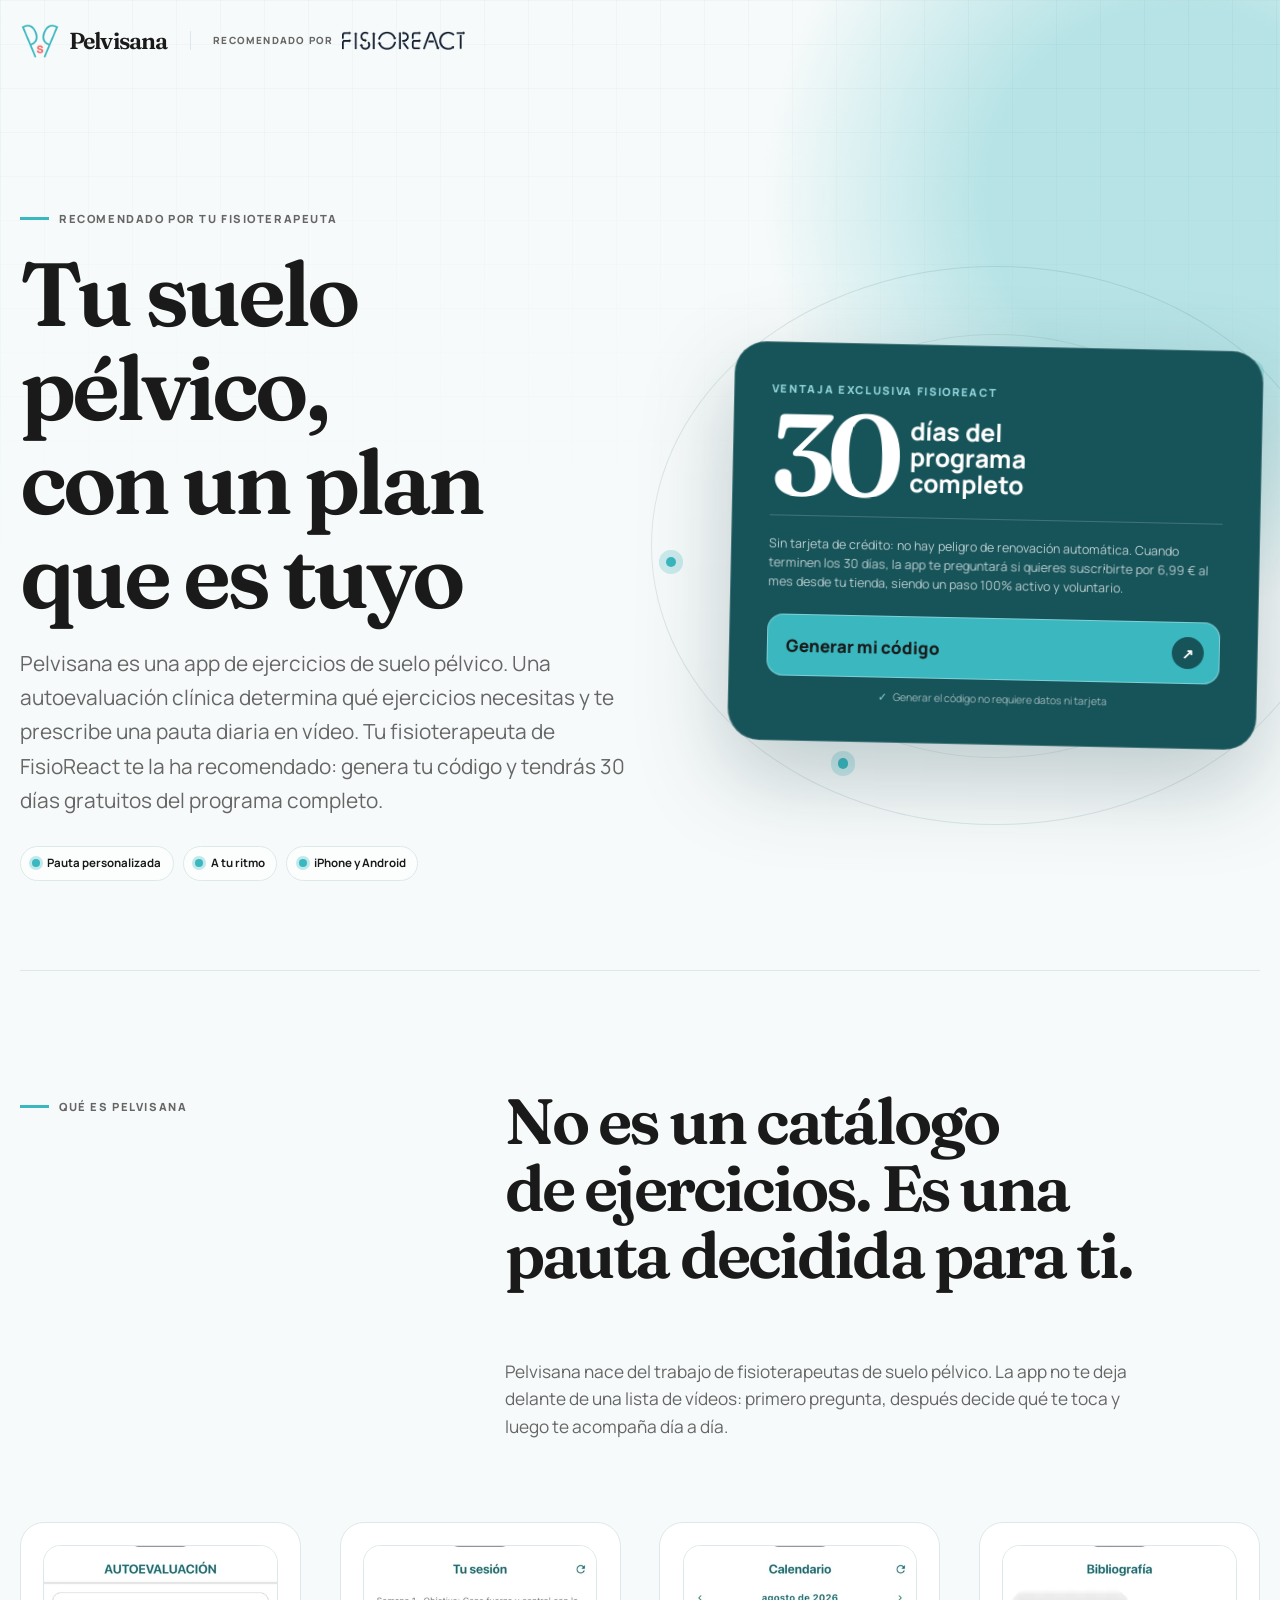
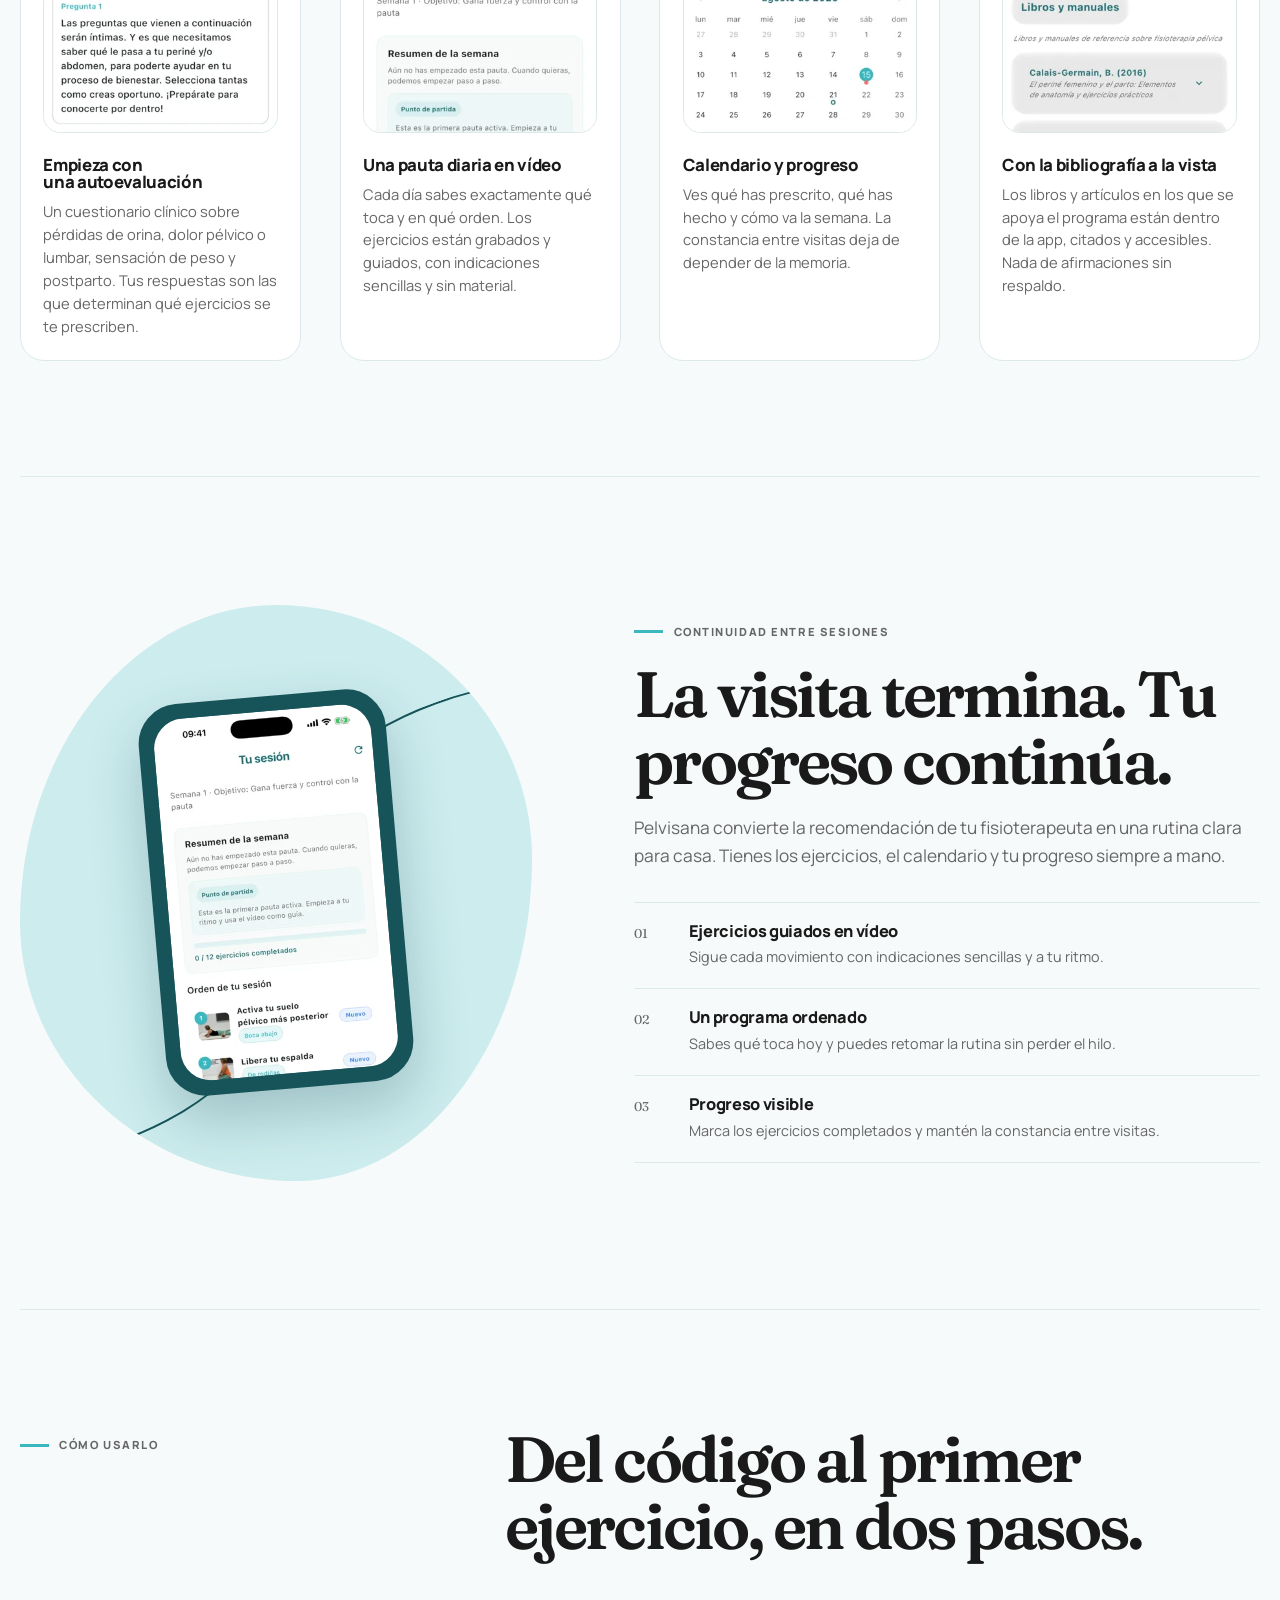
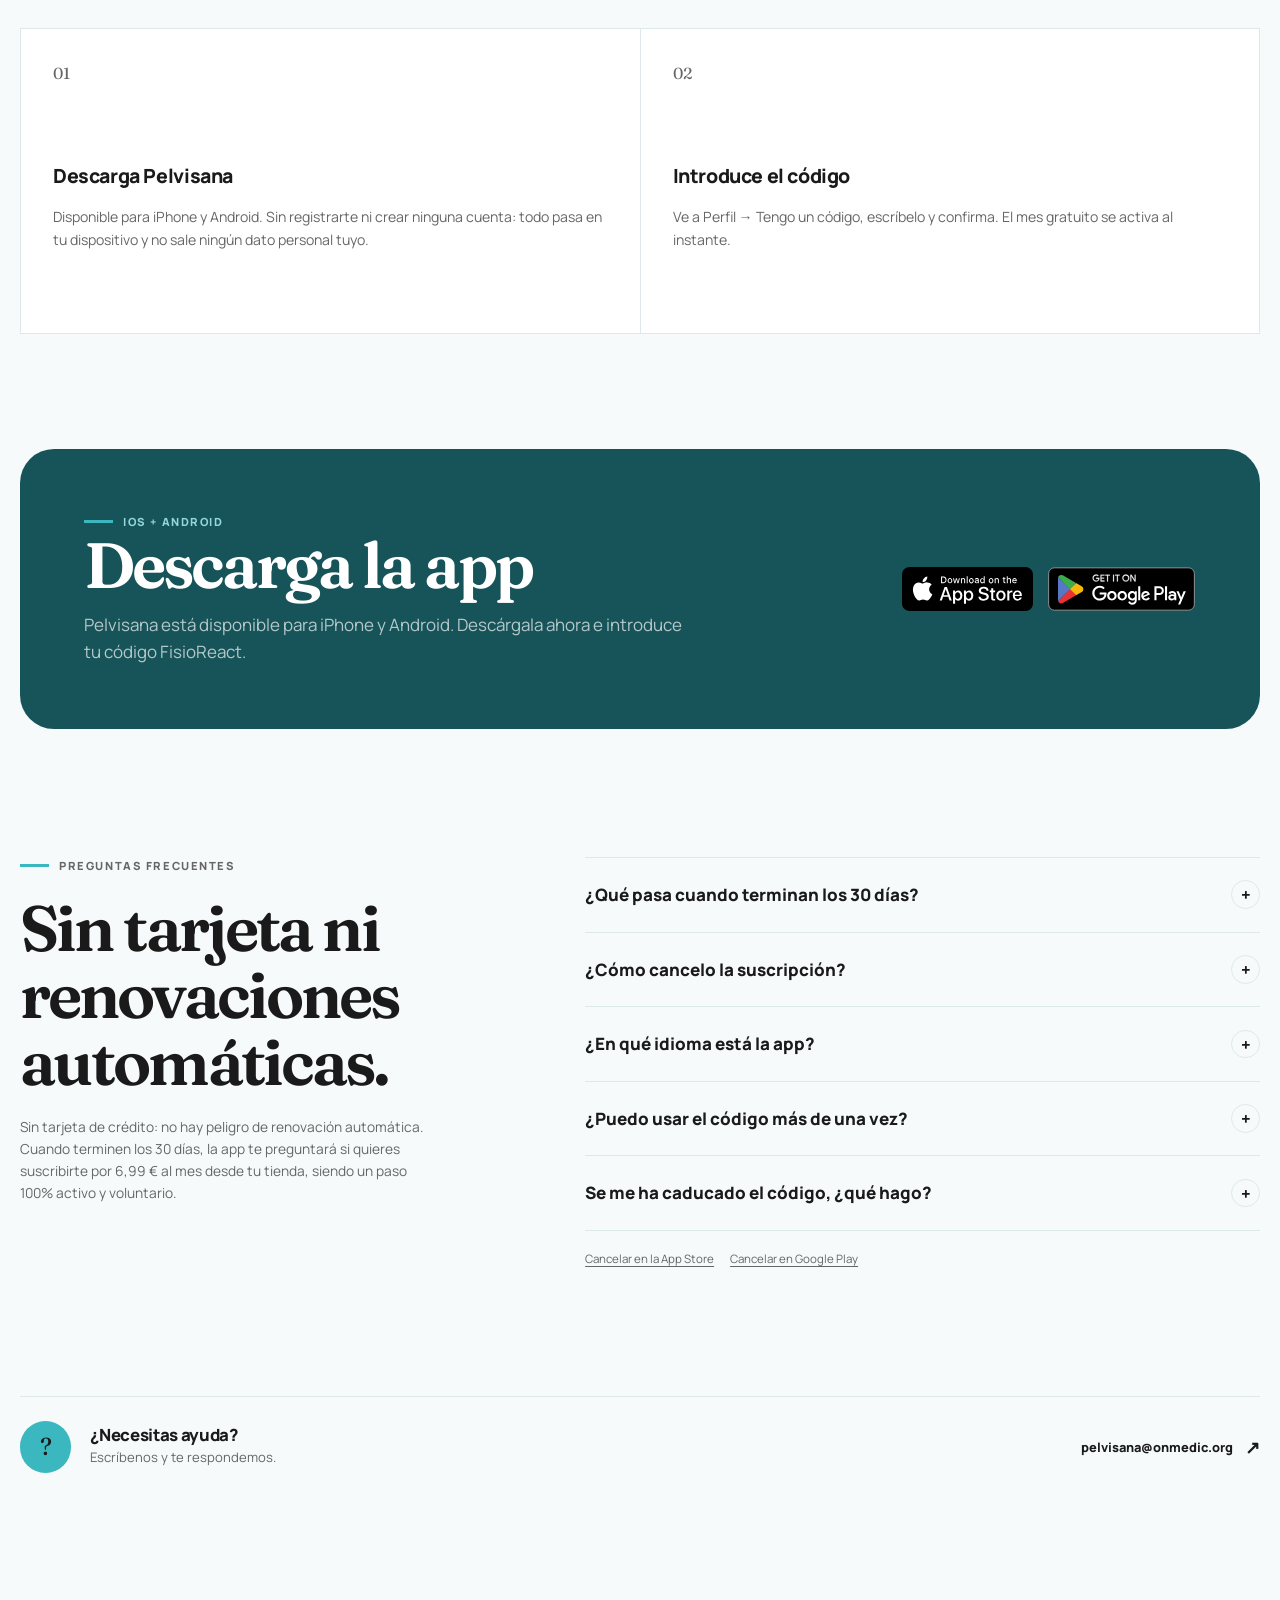
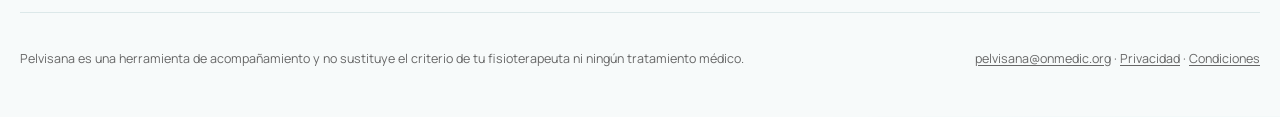
<file: index.html>
<!DOCTYPE html><html data-critters-container lang=es><head><meta charset=utf-8><meta content="width=device-width,initial-scale=1" name=viewport><title>Pelvisana para pacientes de FisioReact</title><meta content="La app de suelo pélvico que evalúa, te prescribe una pauta diaria y sigue tu progreso. 30 días gratuitos por recomendación de tu fisioterapeuta." name=description><meta content="noindex, nofollow" name=robots><meta content=light name=color-scheme><meta content=#17545a name=theme-color><link href=/favicon.svg rel=icon type=image/svg+xml><link href=/favicon.png rel=icon type=image/png><link href=/apple-touch-icon.png rel=apple-touch-icon><style>:root{--brand:#17545a;--brand-hover:#123f45;--signal:#3ab7bf;--background:#f7fafa;--surface:#ffffff;--border:#dce8e9;--text:#1a1a1a;--muted:#666666;--accent:#ff6b6b;--accent-contrast:#ffffff;--danger:#dc2626;--radius:24px}</style><style>@font-face{font-family:Fraunces Variable;font-style:normal;font-display:swap;font-weight:100 900;src:url(/_astro/fraunces-vietnamese-wght-normal.CnvboYUG.woff2) format("woff2-variations");unicode-range:U+0102-0103,U+0110-0111,U+0128-0129,U+0168-0169,U+01A0-01A1,U+01AF-01B0,U+0300-0301,U+0303-0304,U+0308-0309,U+0323,U+0329,U+1EA0-1EF9,U+20AB}@font-face{font-family:Fraunces Variable;font-style:normal;font-display:swap;font-weight:100 900;src:url(/_astro/fraunces-latin-ext-wght-normal.Ca2vKHc0.woff2) format("woff2-variations");unicode-range:U+0100-02BA,U+02BD-02C5,U+02C7-02CC,U+02CE-02D7,U+02DD-02FF,U+0304,U+0308,U+0329,U+1D00-1DBF,U+1E00-1E9F,U+1EF2-1EFF,U+2020,U+20A0-20AB,U+20AD-20C0,U+2113,U+2C60-2C7F,U+A720-A7FF}@font-face{font-family:Fraunces Variable;font-style:normal;font-display:swap;font-weight:100 900;src:url(/_astro/fraunces-latin-wght-normal.ukD16Tqj.woff2) format("woff2-variations");unicode-range:U+0000-00FF,U+0131,U+0152-0153,U+02BB-02BC,U+02C6,U+02DA,U+02DC,U+0304,U+0308,U+0329,U+2000-206F,U+20AC,U+2122,U+2191,U+2193,U+2212,U+2215,U+FEFF,U+FFFD}@font-face{font-family:Manrope Variable;font-style:normal;font-display:swap;font-weight:200 800;src:url([data-uri]) format("woff2-variations");unicode-range:U+0460-052F,U+1C80-1C8A,U+20B4,U+2DE0-2DFF,U+A640-A69F,U+FE2E-FE2F}@font-face{font-family:Manrope Variable;font-style:normal;font-display:swap;font-weight:200 800;src:url(/_astro/manrope-cyrillic-wght-normal.Dvxsihut.woff2) format("woff2-variations");unicode-range:U+0301,U+0400-045F,U+0490-0491,U+04B0-04B1,U+2116}@font-face{font-family:Manrope Variable;font-style:normal;font-display:swap;font-weight:200 800;src:url(/_astro/manrope-greek-wght-normal.DL7QRZyv.woff2) format("woff2-variations");unicode-range:U+0370-0377,U+037A-037F,U+0384-038A,U+038C,U+038E-03A1,U+03A3-03FF}@font-face{font-family:Manrope Variable;font-style:normal;font-display:swap;font-weight:200 800;src:url(/_astro/manrope-vietnamese-wght-normal.usUDDRr7.woff2) format("woff2-variations");unicode-range:U+0102-0103,U+0110-0111,U+0128-0129,U+0168-0169,U+01A0-01A1,U+01AF-01B0,U+0300-0301,U+0303-0304,U+0308-0309,U+0323,U+0329,U+1EA0-1EF9,U+20AB}@font-face{font-family:Manrope Variable;font-style:normal;font-display:swap;font-weight:200 800;src:url(/_astro/manrope-latin-ext-wght-normal.Ch3YOpNY.woff2) format("woff2-variations");unicode-range:U+0100-02BA,U+02BD-02C5,U+02C7-02CC,U+02CE-02D7,U+02DD-02FF,U+0304,U+0308,U+0329,U+1D00-1DBF,U+1E00-1E9F,U+1EF2-1EFF,U+2020,U+20A0-20AB,U+20AD-20C0,U+2113,U+2C60-2C7F,U+A720-A7FF}@font-face{font-family:Manrope Variable;font-style:normal;font-display:swap;font-weight:200 800;src:url(/_astro/manrope-latin-wght-normal.DHIcAJRg.woff2) format("woff2-variations");unicode-range:U+0000-00FF,U+0131,U+0152-0153,U+02BB-02BC,U+02C6,U+02DA,U+02DC,U+0304,U+0308,U+0329,U+2000-206F,U+20AC,U+2122,U+2191,U+2193,U+2212,U+2215,U+FEFF,U+FFFD}:root{--brand:#17545a;--brand-hover:#123f45;--signal:#3ab7bf;--background:#f7fafa;--surface:#ffffff;--border:#dce8e9;--text:#1a1a1a;--muted:#666666;--accent:#ff6b6b;--accent-contrast:#ffffff;--danger:#dc2626;--radius:24px;--font-sans:"Manrope Variable","Avenir Next","Helvetica Neue",sans-serif;--font-display:"Fraunces Variable",Georgia,serif;--shadow:0 24px 70px rgb(18 63 69 / 10%)}*,:after,:before{box-sizing:border-box}html{scroll-behavior:smooth;-webkit-text-size-adjust:100%}body{min-width:320px;margin:0;background:radial-gradient(circle at 92% 4%,color-mix(in srgb,var(--signal) 34%,transparent) 0 12rem,transparent 26rem),var(--background);color:var(--text);font-family:var(--font-sans);font-size:17px;line-height:1.6;-webkit-font-smoothing:antialiased}body:before{position:fixed;inset:0;z-index:-1;background-image:linear-gradient(rgb(18 63 69 / 3%) 1px,transparent 1px),linear-gradient(90deg,rgb(18 63 69 / 3%) 1px,transparent 1px);background-size:44px 44px;content:"";mask-image:linear-gradient(to bottom,black,transparent 55%);pointer-events:none}a{color:inherit}button{font:inherit}a,button{-webkit-tap-highlight-color:transparent}.topbar,footer,main{width:min(100% - 2.5rem,78rem);margin-inline:auto}.topbar{display:flex;align-items:center;justify-content:space-between;gap:1.5rem;padding-block:1.4rem}.brand-lockup{display:flex;align-items:center;gap:clamp(.8rem,2vw,1.4rem);min-width:0}.brand-lockup__self{display:flex;align-items:center;gap:.55rem;text-decoration:none}.brand-lockup__mark{display:block;width:clamp(30px,4.5vw,40px);height:auto}.brand-lockup .pelvisana-wordmark{font-family:var(--font-display);font-size:clamp(1.15rem,2.4vw,1.45rem);font-variation-settings:"SOFT" 50,"WONK" 1;font-weight:620;letter-spacing:-.035em;white-space:nowrap}.brand-lockup__endorsement{display:flex;align-items:center;gap:.55rem;padding-left:clamp(.8rem,2vw,1.4rem);border-left:1px solid var(--border);min-width:0}.brand-lockup__by{color:var(--muted);font-size:.62rem;font-weight:800;letter-spacing:.12em;text-transform:uppercase;white-space:nowrap}.brand-lockup__partner{display:block;width:auto;height:clamp(15px,2.1vw,19px)}main{padding-block:clamp(1rem,3vw,2.5rem) clamp(4rem,9vw,8rem)}h1,h2,h3{margin-top:0;color:var(--text);line-height:1.05;text-wrap:balance}h1,h2{font-family:var(--font-display);font-variation-settings:"SOFT" 50,"WONK" 1;font-weight:620;letter-spacing:-.045em}h3{font-size:1.02rem;font-weight:800;letter-spacing:-.02em}p{margin-top:0}.eyebrow{display:flex;align-items:center;gap:.65rem;margin:0 0 1.2rem;color:var(--muted);font-size:.7rem;font-weight:800;letter-spacing:.14em;text-transform:uppercase}.eyebrow:before{width:1.8rem;height:3px;background:var(--signal);content:""}footer{display:grid;grid-template-columns:1.5fr 1fr;gap:2rem;padding-block:2.25rem 3rem;border-top:1px solid var(--border);color:var(--muted);font-size:.78rem}footer p{margin:0}footer .footer-links{text-align:right}footer a{text-underline-offset:.2em}@media(max-width:700px){.topbar,footer,main{width:min(100% - 1.5rem,78rem)}.topbar{padding-block:1rem}.brand-lockup{gap:.7rem}.brand-lockup__by{display:none}footer{grid-template-columns:1fr;gap:1rem}footer .footer-links{text-align:left}}@media(prefers-reduced-motion:reduce){*,:after,:before{scroll-behavior:auto!important;animation:none!important;transition:none!important}}.generator[data-astro-cid-d7oq7hvz]{margin-top:1.4rem}.generator[data-astro-cid-d7oq7hvz]>button[data-astro-cid-d7oq7hvz]{display:flex;align-items:center;justify-content:space-between;gap:1rem;width:100%;padding:.95rem 1rem .95rem 1.2rem;border:0;border-radius:1rem;background:var(--signal);color:var(--text);font-weight:850;cursor:pointer;box-shadow:inset 0 0 0 1px #ffffff59;transition:background .2s ease,transform .2s ease}.generator[data-astro-cid-d7oq7hvz]>button[data-astro-cid-d7oq7hvz] i[data-astro-cid-d7oq7hvz]{display:grid;place-items:center;width:2rem;height:2rem;border-radius:50%;background:var(--brand);color:#fff;font-size:.9rem;font-style:normal}.generator[data-astro-cid-d7oq7hvz]>button[data-astro-cid-d7oq7hvz]:hover:not([disabled]){background:#fff;transform:translateY(-2px)}.generator__privacy[data-astro-cid-d7oq7hvz]{display:flex;align-items:center;justify-content:center;gap:.4rem;margin:.65rem 0 0;color:#ffffff94;font-size:.66rem}.generator__privacy[data-astro-cid-d7oq7hvz] span[data-astro-cid-d7oq7hvz]{color:color-mix(in srgb,var(--signal) 55%,#fff)}.result[data-astro-cid-d7oq7hvz]{margin-top:1rem;padding:1rem;border:1px solid rgb(255 255 255 / 18%);border-radius:1.1rem;background:#ffffff14;text-align:center}.result__label[data-astro-cid-d7oq7hvz]{margin:0 0 .2rem;color:color-mix(in srgb,var(--signal) 55%,#fff);font-size:.65rem;font-weight:800;letter-spacing:.12em;text-transform:uppercase}output[data-astro-cid-d7oq7hvz]{display:block;margin-bottom:.7rem;color:#fff;font-family:SFMono-Regular,Consolas,monospace;font-size:clamp(2rem,10vw,3.1rem);font-weight:800;letter-spacing:.12em;line-height:1.2;overflow-wrap:anywhere;user-select:all}#copy[data-astro-cid-d7oq7hvz]{padding:.45rem .85rem;border:1px solid rgb(255 255 255 / 28%);border-radius:999px;background:0 0;color:#fff;font-size:.72rem;font-weight:750;cursor:pointer}.result__meta[data-astro-cid-d7oq7hvz]{margin:.7rem 0 0;color:#fff9;font-size:.66rem;line-height:1.45}.generator__error[data-astro-cid-d7oq7hvz]{margin:.8rem 0 0;padding:.7rem .8rem;border-radius:.8rem;background:#fff1f0;color:#8f1d16;font-size:.76rem;line-height:1.45}.hero[data-astro-cid-42mokenr]{display:grid;grid-template-columns:minmax(0,1.08fr) minmax(22rem,.92fr);align-items:center;gap:clamp(2rem,7vw,7rem);min-height:min(760px,calc(100vh - 8rem));padding-block:clamp(2rem,7vw,6.5rem)}.hero__copy[data-astro-cid-42mokenr]{position:relative;z-index:1}.hero[data-astro-cid-42mokenr] h1[data-astro-cid-42mokenr]{max-width:11ch;margin-bottom:1.4rem;font-size:clamp(3.35rem,7vw,6.9rem)}.hero__lead[data-astro-cid-42mokenr]{max-width:43rem;margin-bottom:1.8rem;color:var(--muted);font-size:clamp(1.05rem,1.8vw,1.3rem);line-height:1.65}.benefits[data-astro-cid-42mokenr]{display:flex;flex-wrap:wrap;gap:.6rem;padding:0;margin:0;list-style:none}.benefits[data-astro-cid-42mokenr] li[data-astro-cid-42mokenr]{display:flex;align-items:center;gap:.45rem;padding:.45rem .7rem;border:1px solid var(--border);border-radius:999px;background:#ffffffa6;font-size:.72rem;font-weight:700}.benefits[data-astro-cid-42mokenr] li[data-astro-cid-42mokenr]:before{width:.5rem;height:.5rem;border-radius:50%;background:var(--signal);box-shadow:0 0 0 3px color-mix(in srgb,var(--signal) 30%,transparent);content:""}.hero__offer-wrap[data-astro-cid-42mokenr]{position:relative;isolation:isolate}.orbit[data-astro-cid-42mokenr]{position:absolute;inset:-5rem;z-index:-1;border:1px solid rgb(18 63 69 / 10%);border-radius:50%;animation:orbit-in 1.2s cubic-bezier(.2,.8,.2,1) both}.orbit[data-astro-cid-42mokenr]:after,.orbit[data-astro-cid-42mokenr]:before{position:absolute;border:1px solid rgb(18 63 69 / 8%);border-radius:50%;content:""}.orbit[data-astro-cid-42mokenr]:before{inset:12%}.orbit[data-astro-cid-42mokenr]:after{inset:25%}.orbit[data-astro-cid-42mokenr] span[data-astro-cid-42mokenr]{position:absolute;width:.65rem;height:.65rem;border-radius:50%;background:var(--signal);box-shadow:0 0 0 7px color-mix(in srgb,var(--signal) 24%,transparent)}.orbit[data-astro-cid-42mokenr] span[data-astro-cid-42mokenr]:first-child{top:18%;right:12%}.orbit[data-astro-cid-42mokenr] span[data-astro-cid-42mokenr]:nth-child(2){bottom:10%;left:27%}.orbit[data-astro-cid-42mokenr] span[data-astro-cid-42mokenr]:nth-child(3){top:52%;left:2%}.hero__offer[data-astro-cid-42mokenr]{padding:clamp(1.3rem,3.5vw,2.3rem);border:1px solid rgb(255 255 255 / 20%);border-radius:calc(var(--radius) + 8px);background:var(--brand);color:#fff;box-shadow:0 34px 90px #123f4542;transform:rotate(1.2deg);animation:card-in .9s .15s cubic-bezier(.2,.8,.2,1) both}.offer__eyebrow[data-astro-cid-42mokenr]{margin:0 0 1rem;color:color-mix(in srgb,var(--signal) 55%,#fff);font-size:.69rem;font-weight:800;letter-spacing:.15em;text-transform:uppercase}.offer__headline[data-astro-cid-42mokenr]{display:flex;align-items:flex-end;gap:1rem;padding-bottom:1.3rem;border-bottom:1px solid rgb(255 255 255 / 18%)}.offer__headline[data-astro-cid-42mokenr] strong[data-astro-cid-42mokenr]{font-family:var(--font-display);font-size:clamp(4.8rem,9vw,7.5rem);font-weight:580;letter-spacing:-.08em;line-height:.7}.offer__headline[data-astro-cid-42mokenr] span[data-astro-cid-42mokenr]{max-width:7ch;font-size:clamp(1.1rem,2.2vw,1.55rem);font-weight:750;line-height:1.05}.offer__fine-print[data-astro-cid-42mokenr]{margin:1.1rem 0 0;color:#ffffffb3;font-size:.78rem;line-height:1.55}.continuity[data-astro-cid-42mokenr]{display:grid;grid-template-columns:minmax(21rem,.9fr) minmax(0,1.1fr);align-items:center;gap:clamp(3rem,8vw,8rem);padding-block:clamp(5rem,10vw,9rem);border-top:1px solid var(--border)}.product[data-astro-cid-42mokenr]{padding-block:clamp(4rem,9vw,8rem);border-top:1px solid var(--border)}.product[data-astro-cid-42mokenr] .section-heading[data-astro-cid-42mokenr]{margin-bottom:clamp(2.5rem,5vw,4rem)}.product[data-astro-cid-42mokenr] .section-heading[data-astro-cid-42mokenr] .section-lead[data-astro-cid-42mokenr]{grid-column:2;margin-top:1.1rem}.pillars[data-astro-cid-42mokenr]{display:grid;grid-template-columns:repeat(auto-fit,minmax(15rem,1fr));gap:clamp(1.5rem,3vw,2.5rem)}.pillar[data-astro-cid-42mokenr]{display:flex;flex-direction:column;gap:.6rem;padding:1.4rem;border:1px solid var(--border);border-radius:var(--radius);background:var(--surface)}.pillar__shot[data-astro-cid-42mokenr]{margin-bottom:.8rem;border:1px solid var(--border);border-radius:1.1rem;background:var(--background);overflow:hidden}.pillar__shot[data-astro-cid-42mokenr] img[data-astro-cid-42mokenr]{display:block;width:100%;height:auto}.pillar[data-astro-cid-42mokenr] h3[data-astro-cid-42mokenr]{margin:0;font-size:1.05rem}.pillar[data-astro-cid-42mokenr] p[data-astro-cid-42mokenr]{margin:0;color:var(--muted);font-size:.92rem;line-height:1.55}.continuity__visual[data-astro-cid-42mokenr]{position:relative;display:grid;place-items:center;min-height:36rem;border-radius:50% 50% 46% 54%/55% 44% 56% 45%;background:color-mix(in srgb,var(--signal) 26%,#fff);overflow:hidden}.device[data-astro-cid-42mokenr]{position:relative;width:min(56%,15.5rem);margin:0;padding:.5rem;border:7px solid var(--brand);border-radius:2.5rem;background:var(--brand);box-shadow:0 25px 55px #123f453d;transform:rotate(-5deg)}.device[data-astro-cid-42mokenr] img[data-astro-cid-42mokenr]{display:block;width:100%;aspect-ratio:9/15;height:auto;border-radius:1.9rem;object-fit:cover;object-position:top center}.movement-line[data-astro-cid-42mokenr]{position:absolute;width:70%;height:30%;border:2px solid rgb(18 63 69 / 16%);border-color:var(--brand) transparent transparent;border-radius:50%}.movement-line--one[data-astro-cid-42mokenr]{top:16%;right:-22%;transform:rotate(-20deg)}.movement-line--two[data-astro-cid-42mokenr]{bottom:6%;left:-21%;transform:rotate(160deg)}.continuity__copy[data-astro-cid-42mokenr] h2[data-astro-cid-42mokenr],.download[data-astro-cid-42mokenr] h2[data-astro-cid-42mokenr],.faq[data-astro-cid-42mokenr] h2[data-astro-cid-42mokenr],.section-heading[data-astro-cid-42mokenr] h2[data-astro-cid-42mokenr]{margin-bottom:1.25rem;font-size:clamp(2.5rem,5vw,4.7rem)}.section-lead[data-astro-cid-42mokenr]{max-width:40rem;color:var(--muted);font-size:1.08rem}.feature-list[data-astro-cid-42mokenr]{margin-top:2rem;border-top:1px solid var(--border)}.feature-list[data-astro-cid-42mokenr] article[data-astro-cid-42mokenr]{display:grid;grid-template-columns:2.4rem 1fr;gap:1rem;padding:1.25rem 0;border-bottom:1px solid var(--border)}.feature-list[data-astro-cid-42mokenr] article[data-astro-cid-42mokenr]>span[data-astro-cid-42mokenr]{color:var(--muted);font-family:var(--font-display);font-size:.8rem}.feature-list[data-astro-cid-42mokenr] h3[data-astro-cid-42mokenr]{margin-bottom:.35rem}.feature-list[data-astro-cid-42mokenr] p[data-astro-cid-42mokenr]{margin:0;color:var(--muted);font-size:.9rem}.how[data-astro-cid-42mokenr]{padding-block:clamp(5rem,9vw,8rem);border-top:1px solid var(--border)}.section-heading[data-astro-cid-42mokenr]{display:grid;grid-template-columns:.75fr 1.25fr;align-items:start;gap:2rem;margin-bottom:3rem}.section-heading[data-astro-cid-42mokenr] .eyebrow[data-astro-cid-42mokenr]{margin-top:.7rem}.steps[data-astro-cid-42mokenr]{display:grid;grid-template-columns:repeat(auto-fit,minmax(280px,1fr));gap:1px;padding:1px;margin:0;background:var(--border);list-style:none}.steps[data-astro-cid-42mokenr] li[data-astro-cid-42mokenr]{min-height:19rem;padding:clamp(1.3rem,3vw,2rem);background:var(--surface);transition:transform .25s ease,background .25s ease}.steps[data-astro-cid-42mokenr] li[data-astro-cid-42mokenr]:hover{position:relative;z-index:1;background:var(--signal);transform:translateY(-7px)}.step-number[data-astro-cid-42mokenr]{display:block;margin-bottom:5rem;color:var(--muted);font-family:var(--font-display);font-size:1rem}.steps[data-astro-cid-42mokenr] h3[data-astro-cid-42mokenr]{font-size:1.22rem}.steps[data-astro-cid-42mokenr] p[data-astro-cid-42mokenr]{margin:0;color:var(--muted);font-size:.88rem}.steps[data-astro-cid-42mokenr] li[data-astro-cid-42mokenr]:hover .step-number[data-astro-cid-42mokenr],.steps[data-astro-cid-42mokenr] li[data-astro-cid-42mokenr]:hover p[data-astro-cid-42mokenr]{color:color-mix(in srgb,var(--brand) 72%,transparent)}.download[data-astro-cid-42mokenr]{display:grid;grid-template-columns:1fr auto;align-items:center;gap:3rem;padding:clamp(2rem,5vw,4rem);border-radius:calc(var(--radius) + 10px);background:var(--brand);color:#fff;overflow:hidden}.download[data-astro-cid-42mokenr] h2[data-astro-cid-42mokenr]{max-width:12ch;margin-bottom:.8rem;color:#fff}.download[data-astro-cid-42mokenr] .eyebrow[data-astro-cid-42mokenr]{color:color-mix(in srgb,var(--signal) 55%,#fff)}.download[data-astro-cid-42mokenr] p[data-astro-cid-42mokenr]{max-width:38rem;margin:0;color:#ffffffad}.store-links[data-astro-cid-42mokenr]{display:flex;flex-wrap:wrap;align-items:center;gap:.85rem}.store-link[data-astro-cid-42mokenr]{display:inline-flex;align-items:center;border-radius:.75rem;transition:transform .2s ease,opacity .2s ease}.store-link[data-astro-cid-42mokenr]:hover{transform:translateY(-2px);opacity:.92}.store-link[data-astro-cid-42mokenr] img[data-astro-cid-42mokenr]{height:2.75rem;width:auto;display:block}.faq[data-astro-cid-42mokenr]{display:grid;grid-template-columns:.8fr 1.2fr;gap:clamp(3rem,9vw,9rem);padding-block:clamp(6rem,10vw,9rem)}.faq__intro[data-astro-cid-42mokenr]{position:sticky;top:2rem;align-self:start}.faq__intro[data-astro-cid-42mokenr] h2[data-astro-cid-42mokenr]{max-width:9ch}.faq__intro[data-astro-cid-42mokenr]>p[data-astro-cid-42mokenr]:last-child{max-width:26rem;color:var(--muted);font-size:.86rem}.faq__items[data-astro-cid-42mokenr]{border-top:1px solid var(--border)}details[data-astro-cid-42mokenr]{border-bottom:1px solid var(--border)}summary[data-astro-cid-42mokenr]{display:flex;align-items:center;justify-content:space-between;gap:1rem;padding:1.4rem 0;cursor:pointer;font-weight:800;list-style:none}summary[data-astro-cid-42mokenr]::-webkit-details-marker{display:none}summary[data-astro-cid-42mokenr] span[data-astro-cid-42mokenr]{display:grid;place-items:center;flex:0 0 1.8rem;height:1.8rem;border:1px solid var(--border);border-radius:50%;transition:transform .2s ease}details[data-astro-cid-42mokenr] p[data-astro-cid-42mokenr]{max-width:42rem;margin:-.5rem 0 1.4rem;color:var(--muted);font-size:.92rem}.cancel-links[data-astro-cid-42mokenr]{display:flex;flex-wrap:wrap;gap:1rem;padding-top:1.2rem}.cancel-links[data-astro-cid-42mokenr] a[data-astro-cid-42mokenr]{color:var(--muted);font-size:.72rem;text-underline-offset:.2rem}.support[data-astro-cid-42mokenr]{display:grid;grid-template-columns:auto 1fr auto;align-items:center;gap:1.2rem;padding:1.5rem 0;border-top:1px solid var(--border)}.support__mark[data-astro-cid-42mokenr]{display:grid;place-items:center;width:3.2rem;height:3.2rem;border-radius:50%;background:var(--signal);font-family:var(--font-display);font-size:1.5rem}.support[data-astro-cid-42mokenr] h2[data-astro-cid-42mokenr]{margin:0 0 .2rem;font-family:var(--font-sans);font-size:1.05rem;font-weight:850;letter-spacing:-.02em}.support[data-astro-cid-42mokenr] p[data-astro-cid-42mokenr]{margin:0;color:var(--muted);font-size:.82rem}.support[data-astro-cid-42mokenr]>a[data-astro-cid-42mokenr]{display:flex;align-items:center;gap:.75rem;font-size:.8rem;font-weight:800;text-decoration:none}.support[data-astro-cid-42mokenr]>a[data-astro-cid-42mokenr] span[data-astro-cid-42mokenr]{font-size:1.1rem}@keyframes card-in{0%{opacity:0;transform:translateY(2rem) rotate(4deg)}to{opacity:1;transform:rotate(1.2deg)}}@keyframes orbit-in{0%{opacity:0;transform:scale(.75)}to{opacity:1;transform:scale(1)}}@media(max-width:980px){.hero[data-astro-cid-42mokenr]{grid-template-columns:1fr;min-height:auto}.hero__copy[data-astro-cid-42mokenr]{max-width:50rem}.hero[data-astro-cid-42mokenr] h1[data-astro-cid-42mokenr]{max-width:12ch}.hero__offer-wrap[data-astro-cid-42mokenr]{width:min(100%,35rem);margin-inline:auto}.continuity[data-astro-cid-42mokenr]{grid-template-columns:1fr}.continuity__visual[data-astro-cid-42mokenr]{width:min(100%,36rem);margin-inline:auto}.section-heading[data-astro-cid-42mokenr]{grid-template-columns:1fr}.product[data-astro-cid-42mokenr] .section-heading[data-astro-cid-42mokenr] .section-lead[data-astro-cid-42mokenr]{grid-column:1}.section-heading[data-astro-cid-42mokenr] .eyebrow[data-astro-cid-42mokenr]{margin-top:0}.download[data-astro-cid-42mokenr],.faq[data-astro-cid-42mokenr]{grid-template-columns:1fr}.faq__intro[data-astro-cid-42mokenr]{position:static}.faq__intro[data-astro-cid-42mokenr] h2[data-astro-cid-42mokenr]{max-width:12ch}}@media(max-width:700px){.hero[data-astro-cid-42mokenr]{padding-top:2.3rem}.hero[data-astro-cid-42mokenr] h1[data-astro-cid-42mokenr]{font-size:clamp(3.15rem,16vw,4.8rem)}.hero__offer[data-astro-cid-42mokenr]{transform:none}.orbit[data-astro-cid-42mokenr]{inset:-2rem}.offer__headline[data-astro-cid-42mokenr] strong[data-astro-cid-42mokenr]{font-size:5.5rem}.continuity__visual[data-astro-cid-42mokenr]{min-height:30rem}.steps[data-astro-cid-42mokenr]{grid-template-columns:1fr}.steps[data-astro-cid-42mokenr] li[data-astro-cid-42mokenr]{min-height:auto}.step-number[data-astro-cid-42mokenr]{margin-bottom:2.5rem}.support[data-astro-cid-42mokenr]{grid-template-columns:auto 1fr}.support[data-astro-cid-42mokenr]>a[data-astro-cid-42mokenr]{grid-column:2}.download[data-astro-cid-42mokenr]{padding:1.5rem}.faq[data-astro-cid-42mokenr]{padding-bottom:5rem}}</style><link href=/_astro/index.DK-V8ZfT.css rel=stylesheet media=print onload="this.media=&#34;all&#34;"><noscript><link href=/_astro/index.DK-V8ZfT.css rel=stylesheet></noscript><link href=/_astro/index.BwWPwFWY.css rel=stylesheet media=print onload="this.media=&#34;all&#34;"><noscript><link href=/_astro/index.BwWPwFWY.css rel=stylesheet></noscript></head><body><header class=topbar><div class=brand-lockup aria-label="Pelvisana · Recomendado por FisioReact"><a href=/ class=brand-lockup__self><img alt height=355 loading=eager src=/img/logo-400w.webp width=400 sizes=40px srcset="/img/logo-400w.webp 400w, /img/logo-800w.webp 800w" class=brand-lockup__mark> <span class=pelvisana-wordmark>Pelvisana</span> </a><span class=brand-lockup__endorsement><span class=brand-lockup__by>Recomendado por</span> <img alt=FisioReact height=45 loading=eager src=/img/fisioreact-logo.png width=292 class=brand-lockup__partner></span></div></header><main class=wide><section class=hero aria-labelledby=hero-title data-astro-cid-42mokenr><div data-astro-cid-42mokenr class=hero__copy><p data-astro-cid-42mokenr class=eyebrow>Recomendado por tu fisioterapeuta</p><h1 data-astro-cid-42mokenr id=hero-title>Tu suelo pélvico, con un plan que es tuyo</h1><p data-astro-cid-42mokenr class=hero__lead>Pelvisana es una app de ejercicios de suelo pélvico. Una autoevaluación clínica determina qué ejercicios necesitas y te prescribe una pauta diaria en vídeo. Tu fisioterapeuta de FisioReact te la ha recomendado: genera tu código y tendrás 30 días gratuitos del programa completo.</p><ul aria-label="Continuidad entre sesiones" class=benefits data-astro-cid-42mokenr><li data-astro-cid-42mokenr>Pauta personalizada</li><li data-astro-cid-42mokenr>A tu ritmo</li><li data-astro-cid-42mokenr>iPhone y Android</li></ul></div><div data-astro-cid-42mokenr class=hero__offer-wrap><div data-astro-cid-42mokenr class=orbit aria-hidden=true><span data-astro-cid-42mokenr></span><span data-astro-cid-42mokenr></span><span data-astro-cid-42mokenr></span></div><article data-astro-cid-42mokenr class=hero__offer><p data-astro-cid-42mokenr class=offer__eyebrow>Ventaja exclusiva FisioReact</p><div data-astro-cid-42mokenr class=offer__headline><strong data-astro-cid-42mokenr>30</strong> <span data-astro-cid-42mokenr>días del programa completo</span></div><p data-astro-cid-42mokenr class=offer__fine-print>Sin tarjeta de crédito: no hay peligro de renovación automática. Cuando terminen los 30 días, la app te preguntará si quieres suscribirte por 6,99 € al mes desde tu tienda, siendo un paso 100% activo y voluntario.</p><section class=generator aria-label="Generar mi código" data-astro-cid-d7oq7hvz><button data-astro-cid-d7oq7hvz data-label="Generar mi código" id=generate type=button data-busy=Generando…><span data-astro-cid-d7oq7hvz>Generar mi código</span><i aria-hidden=true data-astro-cid-d7oq7hvz>↗</i></button><p class=generator__privacy data-astro-cid-d7oq7hvz><span aria-hidden=true data-astro-cid-d7oq7hvz>✓</span>Generar el código no requiere datos ni tarjeta</p><div class=result data-astro-cid-d7oq7hvz hidden id=result><p class=result__label data-astro-cid-d7oq7hvz>Tu código</p><output aria-live=polite data-astro-cid-d7oq7hvz id=code></output><button data-astro-cid-d7oq7hvz data-label=Copiar id=copy type=button data-done=Copiado>Copiar</button><p class=result__meta data-astro-cid-d7oq7hvz id=validity></p><p class=result__meta data-astro-cid-d7oq7hvz>Apúntalo antes de cerrar la página. Si lo pierdes, puedes generar otro.</p></div><p class=generator__error data-astro-cid-d7oq7hvz id=error hidden role=alert></p></section><script>!function(){const e="https://europe-west1-pelvisana-f9e68.cloudfunctions.net/issuePartnerCode",t="fisioreact-2026",a={daily_limit_reached:"Hoy ya se han generado todos los códigos disponibles. Inténtalo mañana o habla con tu fisioterapeuta.",ip_limit_reached:"Has generado demasiados códigos desde esta conexión. Inténtalo mañana.",uid_limit_reached:"Tu cuenta ya ha generado demasiados códigos hoy. Inténtalo mañana.",inventory_exhausted:"Ahora mismo no quedan códigos disponibles. Avisa a tu fisioterapeuta y lo resolvemos enseguida.",issuance_disabled:"Esta campaña no permite generar códigos desde la web.",inactive:"La campaña todavía no está activa. Inténtalo más tarde.",not_started:"La campaña todavía no ha empezado.",expired:"Esta campaña ya ha finalizado.",network:"No hemos podido conectar. Comprueba la conexión e inténtalo de nuevo.",unknown:"Algo no ha ido bien. Inténtalo de nuevo en un momento."};!function(){const n=document.getElementById("generate"),o=document.getElementById("result"),d=document.getElementById("code"),i=document.getElementById("validity"),s=document.getElementById("error"),r=document.getElementById("copy");if(!(n&&o&&d&&i&&s&&r))return;fetch(e,{method:"POST",headers:{"Content-Type":"application/json"},body:JSON.stringify({data:{campaignId:t,warmup:!0}})}).catch(()=>{});const c=e=>{s.textContent=a[e]||a.unknown,s.hidden=!1};n.addEventListener("click",async()=>{s.hidden=!0,n.disabled=!0,n.setAttribute("aria-busy","true");const a=n.querySelector("span");a&&(a.textContent=n.dataset.busy);try{const a=await fetch(e,{method:"POST",headers:{"Content-Type":"application/json"},body:JSON.stringify({data:{campaignId:t}})}),s=await a.json().catch(()=>null);if(!a.ok||!s||s.error)return void c(s?.error?.details?.reason??"unknown");const r=s.result?.code;if(!r)return void c("unknown");d.textContent=r;const l=s.result?.expiresAt;if(l){const e=new Date(l).toLocaleDateString("es",{day:"numeric",month:"long",year:"numeric"});i.textContent="Válido hasta el %s".replace("%s",e),i.hidden=!1}else i.hidden=!0;o.hidden=!1,n.hidden=!0}catch{c("network")}finally{n.disabled=!1,n.removeAttribute("aria-busy"),a&&(a.textContent=n.dataset.label)}}),r.addEventListener("click",async()=>{try{await navigator.clipboard.writeText(d.textContent||""),r.textContent=r.dataset.done,setTimeout(()=>{r.textContent=r.dataset.label},2e3)}catch{}})}()}()</script></article></div></section><section class=product aria-labelledby=product-title data-astro-cid-42mokenr><div data-astro-cid-42mokenr class=section-heading><p data-astro-cid-42mokenr class=eyebrow>Qué es Pelvisana</p><h2 data-astro-cid-42mokenr id=product-title>No es un catálogo de ejercicios. Es una pauta decidida para ti.</h2><p data-astro-cid-42mokenr class=section-lead>Pelvisana nace del trabajo de fisioterapeutas de suelo pélvico. La app no te deja delante de una lista de vídeos: primero pregunta, después decide qué te toca y luego te acompaña día a día.</p></div><div data-astro-cid-42mokenr class=pillars><article data-astro-cid-42mokenr class=pillar><div data-astro-cid-42mokenr class=pillar__shot><img alt="Cuestionario de autoevaluación de Pelvisana" height=432 loading=lazy src=/img/screenshots/evaluacion-card-540w.webp width=540 data-astro-cid-42mokenr decoding=async sizes="(max-width: 700px) 45vw, 15rem" srcset="/img/screenshots/evaluacion-card-360w.webp 360w, /img/screenshots/evaluacion-card-540w.webp 540w, /img/screenshots/evaluacion-card-720w.webp 720w"></div><h3 data-astro-cid-42mokenr>Empieza con una autoevaluación</h3><p data-astro-cid-42mokenr>Un cuestionario clínico sobre pérdidas de orina, dolor pélvico o lumbar, sensación de peso y postparto. Tus respuestas son las que determinan qué ejercicios se te prescriben.</p></article><article data-astro-cid-42mokenr class=pillar><div data-astro-cid-42mokenr class=pillar__shot><img alt="Pantalla «Tu sesión» de Pelvisana con el orden de ejercicios del día" height=432 loading=lazy src=/img/screenshots/hoy-card-540w.webp width=540 data-astro-cid-42mokenr decoding=async sizes="(max-width: 700px) 45vw, 15rem" srcset="/img/screenshots/hoy-card-360w.webp 360w, /img/screenshots/hoy-card-540w.webp 540w, /img/screenshots/hoy-card-720w.webp 720w"></div><h3 data-astro-cid-42mokenr>Una pauta diaria en vídeo</h3><p data-astro-cid-42mokenr>Cada día sabes exactamente qué toca y en qué orden. Los ejercicios están grabados y guiados, con indicaciones sencillas y sin material.</p></article><article data-astro-cid-42mokenr class=pillar><div data-astro-cid-42mokenr class=pillar__shot><img alt="Calendario de Pelvisana con los ejercicios prescritos y realizados" height=432 loading=lazy src=/img/screenshots/calendario-card-540w.webp width=540 data-astro-cid-42mokenr decoding=async sizes="(max-width: 700px) 45vw, 15rem" srcset="/img/screenshots/calendario-card-360w.webp 360w, /img/screenshots/calendario-card-540w.webp 540w, /img/screenshots/calendario-card-720w.webp 720w"></div><h3 data-astro-cid-42mokenr>Calendario y progreso</h3><p data-astro-cid-42mokenr>Ves qué has prescrito, qué has hecho y cómo va la semana. La constancia entre visitas deja de depender de la memoria.</p></article><article data-astro-cid-42mokenr class=pillar><div data-astro-cid-42mokenr class=pillar__shot><img alt="Bibliografía de Pelvisana con libros y artículos científicos citados" height=432 loading=lazy src=/img/screenshots/bibliografia-card-540w.webp width=540 data-astro-cid-42mokenr decoding=async sizes="(max-width: 700px) 45vw, 15rem" srcset="/img/screenshots/bibliografia-card-360w.webp 360w, /img/screenshots/bibliografia-card-540w.webp 540w, /img/screenshots/bibliografia-card-720w.webp 720w"></div><h3 data-astro-cid-42mokenr>Con la bibliografía a la vista</h3><p data-astro-cid-42mokenr>Los libros y artículos en los que se apoya el programa están dentro de la app, citados y accesibles. Nada de afirmaciones sin respaldo.</p></article></div></section><section class=continuity aria-labelledby=continuity-title data-astro-cid-42mokenr><div data-astro-cid-42mokenr class=continuity__visual><div data-astro-cid-42mokenr class="movement-line movement-line--one" aria-hidden=true></div><div data-astro-cid-42mokenr class="movement-line movement-line--two" aria-hidden=true></div><figure class=device data-astro-cid-42mokenr><img alt="Pantalla «Tu sesión» de Pelvisana con el orden de ejercicios del día" height=1173 loading=lazy src=/img/screenshots/hoy-540w.webp width=540 data-astro-cid-42mokenr decoding=async sizes="(max-width: 700px) 60vw, 17.5rem" srcset="/img/screenshots/hoy-360w.webp 360w, /img/screenshots/hoy-540w.webp 540w, /img/screenshots/hoy-720w.webp 720w"></figure></div><div data-astro-cid-42mokenr class=continuity__copy><p data-astro-cid-42mokenr class=eyebrow>Continuidad entre sesiones</p><h2 data-astro-cid-42mokenr id=continuity-title>La visita termina. Tu progreso continúa.</h2><p data-astro-cid-42mokenr class=section-lead>Pelvisana convierte la recomendación de tu fisioterapeuta en una rutina clara para casa. Tienes los ejercicios, el calendario y tu progreso siempre a mano.</p><div data-astro-cid-42mokenr class=feature-list><article data-astro-cid-42mokenr><span data-astro-cid-42mokenr aria-hidden=true>01</span><div data-astro-cid-42mokenr><h3 data-astro-cid-42mokenr>Ejercicios guiados en vídeo</h3><p data-astro-cid-42mokenr>Sigue cada movimiento con indicaciones sencillas y a tu ritmo.</p></div></article><article data-astro-cid-42mokenr><span data-astro-cid-42mokenr aria-hidden=true>02</span><div data-astro-cid-42mokenr><h3 data-astro-cid-42mokenr>Un programa ordenado</h3><p data-astro-cid-42mokenr>Sabes qué toca hoy y puedes retomar la rutina sin perder el hilo.</p></div></article><article data-astro-cid-42mokenr><span data-astro-cid-42mokenr aria-hidden=true>03</span><div data-astro-cid-42mokenr><h3 data-astro-cid-42mokenr>Progreso visible</h3><p data-astro-cid-42mokenr>Marca los ejercicios completados y mantén la constancia entre visitas.</p></div></article></div></div></section><section class=how aria-labelledby=steps-title data-astro-cid-42mokenr><div data-astro-cid-42mokenr class=section-heading><p data-astro-cid-42mokenr class=eyebrow>Cómo usarlo</p><h2 data-astro-cid-42mokenr id=steps-title>Del código al primer ejercicio, en dos pasos.</h2></div><ol class=steps data-astro-cid-42mokenr><li data-astro-cid-42mokenr><span data-astro-cid-42mokenr aria-hidden=true class=step-number>01</span><div data-astro-cid-42mokenr><h3 data-astro-cid-42mokenr>Descarga Pelvisana</h3><p data-astro-cid-42mokenr>Disponible para iPhone y Android. Sin registrarte ni crear ninguna cuenta: todo pasa en tu dispositivo y no sale ningún dato personal tuyo.</p></div></li><li data-astro-cid-42mokenr><span data-astro-cid-42mokenr aria-hidden=true class=step-number>02</span><div data-astro-cid-42mokenr><h3 data-astro-cid-42mokenr>Introduce el código</h3><p data-astro-cid-42mokenr>Ve a Perfil → Tengo un código, escríbelo y confirma. El mes gratuito se activa al instante.</p></div></li></ol></section><section class=download aria-labelledby=download-title data-astro-cid-42mokenr><div data-astro-cid-42mokenr><p data-astro-cid-42mokenr class=eyebrow>iOS + Android</p><h2 data-astro-cid-42mokenr id=download-title>Descarga la app</h2><p data-astro-cid-42mokenr>Pelvisana está disponible para iPhone y Android. Descárgala ahora e introduce tu código FisioReact.</p></div><div data-astro-cid-42mokenr class=store-links><a href=https://apps.apple.com/app/id6477601662 data-astro-cid-42mokenr rel="noopener noreferrer" aria-label="App Store" class=store-link target=_blank><img alt="App Store" height=44 loading=lazy src=/img/badges/app-store.svg width=131 data-astro-cid-42mokenr> </a><a href="https://play.google.com/store/apps/details?id=com.alarno.pelvisana" data-astro-cid-42mokenr rel="noopener noreferrer" aria-label="Google Play" class=store-link target=_blank><img alt="Google Play" height=44 loading=lazy src=/img/badges/google-play.svg width=150 data-astro-cid-42mokenr></a></div></section><section class=faq aria-labelledby=faq-title data-astro-cid-42mokenr><div data-astro-cid-42mokenr class=faq__intro><p data-astro-cid-42mokenr class=eyebrow>Preguntas frecuentes</p><h2 data-astro-cid-42mokenr id=faq-title>Sin tarjeta ni renovaciones automáticas.</h2><p data-astro-cid-42mokenr>Sin tarjeta de crédito: no hay peligro de renovación automática. Cuando terminen los 30 días, la app te preguntará si quieres suscribirte por 6,99 € al mes desde tu tienda, siendo un paso 100% activo y voluntario.</p></div><div data-astro-cid-42mokenr class=faq__items><details data-astro-cid-42mokenr><summary data-astro-cid-42mokenr>¿Qué pasa cuando terminan los 30 días? <span data-astro-cid-42mokenr aria-hidden=true>+</span></summary><p data-astro-cid-42mokenr>No hay ninguna renovación automática ni ningún cobro imprevisto. Como no te pedimos tarjeta de crédito, nada se renueva solo. Cuando termine la prueba, la app te preguntará si quieres suscribirte (6,99 €/mes) desde tu tienda oficial y tú decidirás si das el paso.</p></details><details data-astro-cid-42mokenr><summary data-astro-cid-42mokenr>¿Cómo cancelo la suscripción? <span data-astro-cid-42mokenr aria-hidden=true>+</span></summary><p data-astro-cid-42mokenr>Durante los 30 días gratuitos no hay nada que cancelar porque no hay ninguna suscripción activa ni datos bancarios. Si más adelante decides suscribirte de manera activa, podrás cancelar cuando quieras con un solo clic desde tu tienda de aplicaciones.</p></details><details data-astro-cid-42mokenr><summary data-astro-cid-42mokenr>¿En qué idioma está la app? <span data-astro-cid-42mokenr aria-hidden=true>+</span></summary><p data-astro-cid-42mokenr>La app sigue el idioma de tu teléfono: español, catalán, inglés o francés. Si lo tienes en español, la verás en español. Los vídeos están narrados en español, salvo si tienes el teléfono en inglés o francés.</p></details><details data-astro-cid-42mokenr><summary data-astro-cid-42mokenr>¿Puedo usar el código más de una vez? <span data-astro-cid-42mokenr aria-hidden=true>+</span></summary><p data-astro-cid-42mokenr>No. Cada código sirve para un solo dispositivo. Si hay alguna incidencia, pide un código nuevo en esta página o contacta con nosotros.</p></details><details data-astro-cid-42mokenr><summary data-astro-cid-42mokenr>Se me ha caducado el código, ¿qué hago? <span data-astro-cid-42mokenr aria-hidden=true>+</span></summary><p data-astro-cid-42mokenr>Genera uno nuevo en esta misma página. Los códigos caducan a las dos semanas por seguridad.</p></details><div data-astro-cid-42mokenr class=cancel-links><a href=https://apps.apple.com/account/subscriptions data-astro-cid-42mokenr rel=noopener>Cancelar en la App Store</a> <a href=https://play.google.com/store/account/subscriptions data-astro-cid-42mokenr rel=noopener>Cancelar en Google Play</a></div></div></section><section class=support aria-labelledby=support-title data-astro-cid-42mokenr><div data-astro-cid-42mokenr class=support__mark aria-hidden=true>?</div><div data-astro-cid-42mokenr><h2 data-astro-cid-42mokenr id=support-title>¿Necesitas ayuda?</h2><p data-astro-cid-42mokenr>Escríbenos y te respondemos.</p></div><a href=mailto:pelvisana@onmedic.org data-astro-cid-42mokenr>pelvisana@onmedic.org<span data-astro-cid-42mokenr aria-hidden=true>↗</span></a></section></main><footer><p>Pelvisana es una herramienta de acompañamiento y no sustituye el criterio de tu fisioterapeuta ni ningún tratamiento médico.</p><p class=footer-links><a href=mailto:pelvisana@onmedic.org>pelvisana@onmedic.org</a> · <a href=https://www.pelvisana.com/es/privacy/ >Privacidad</a> · <a href=https://www.pelvisana.com/es/terms/ >Condiciones</a></p></footer></body></html>
</file>
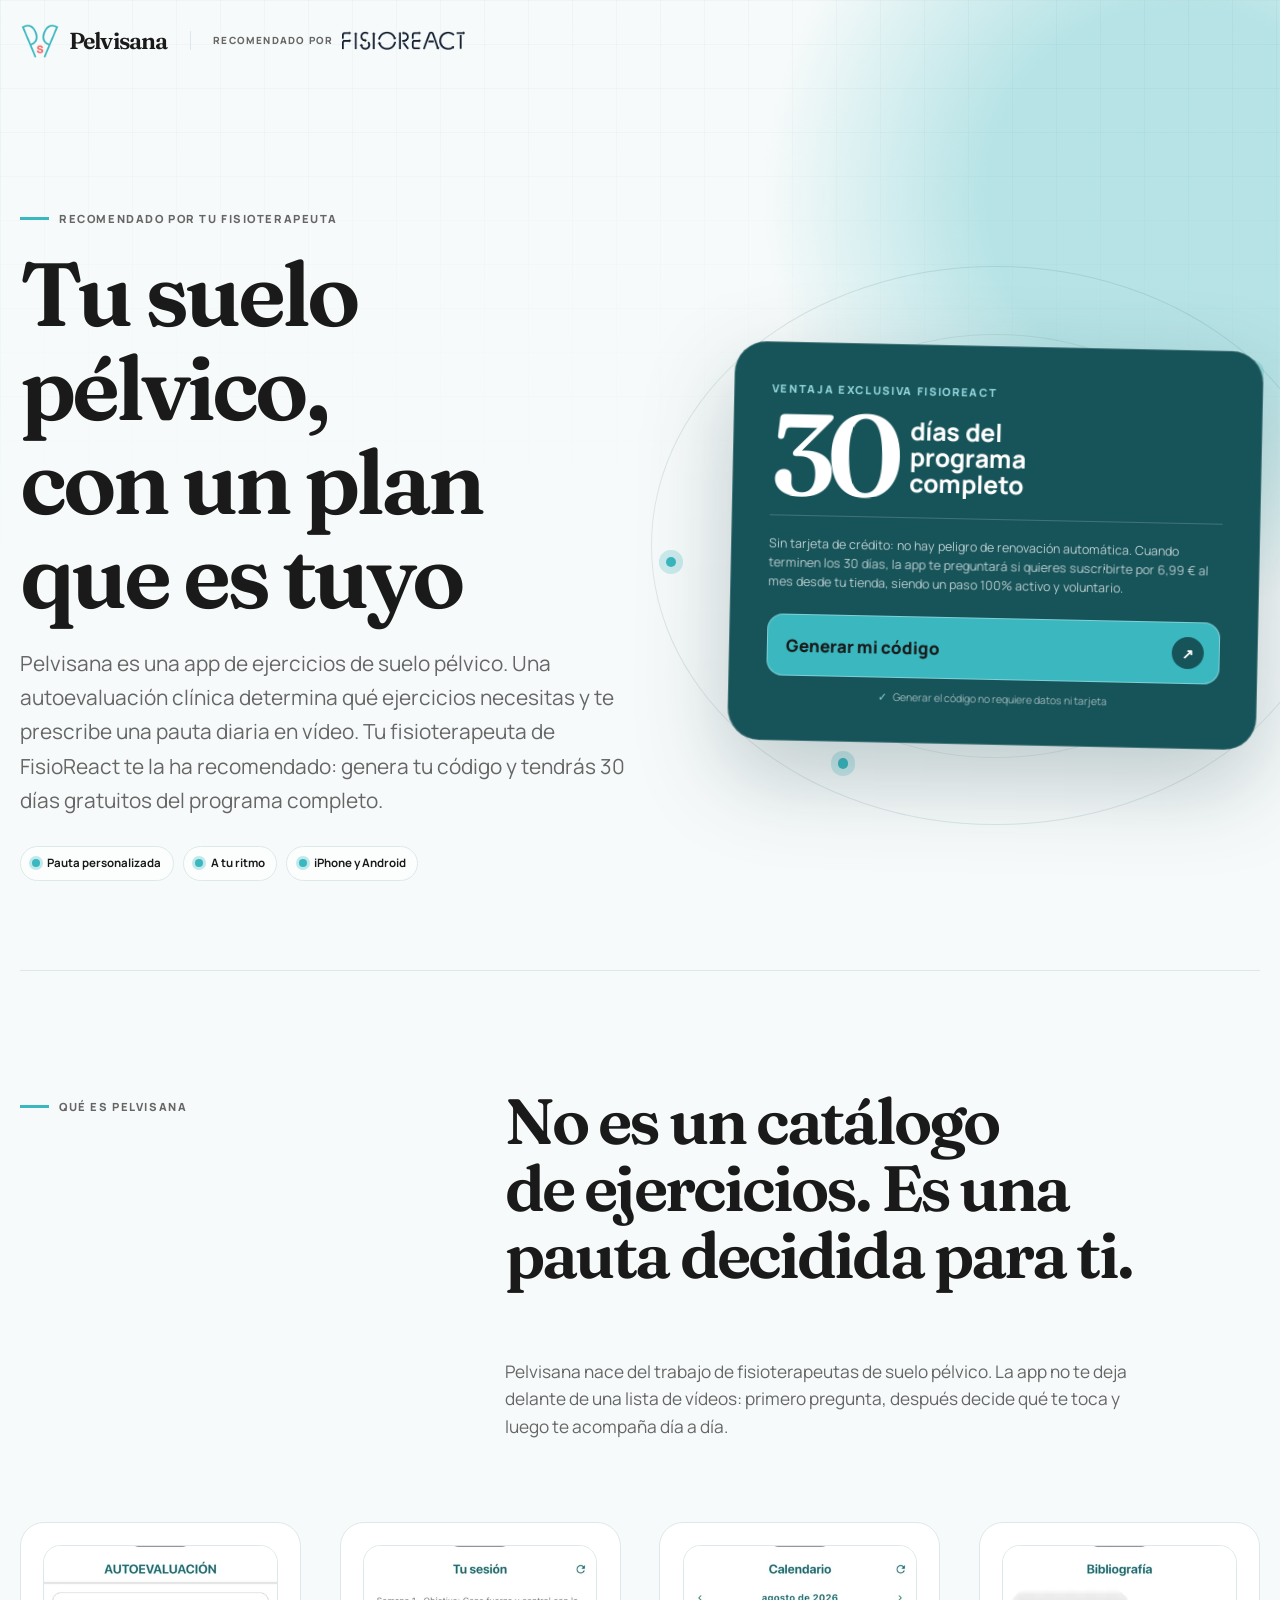
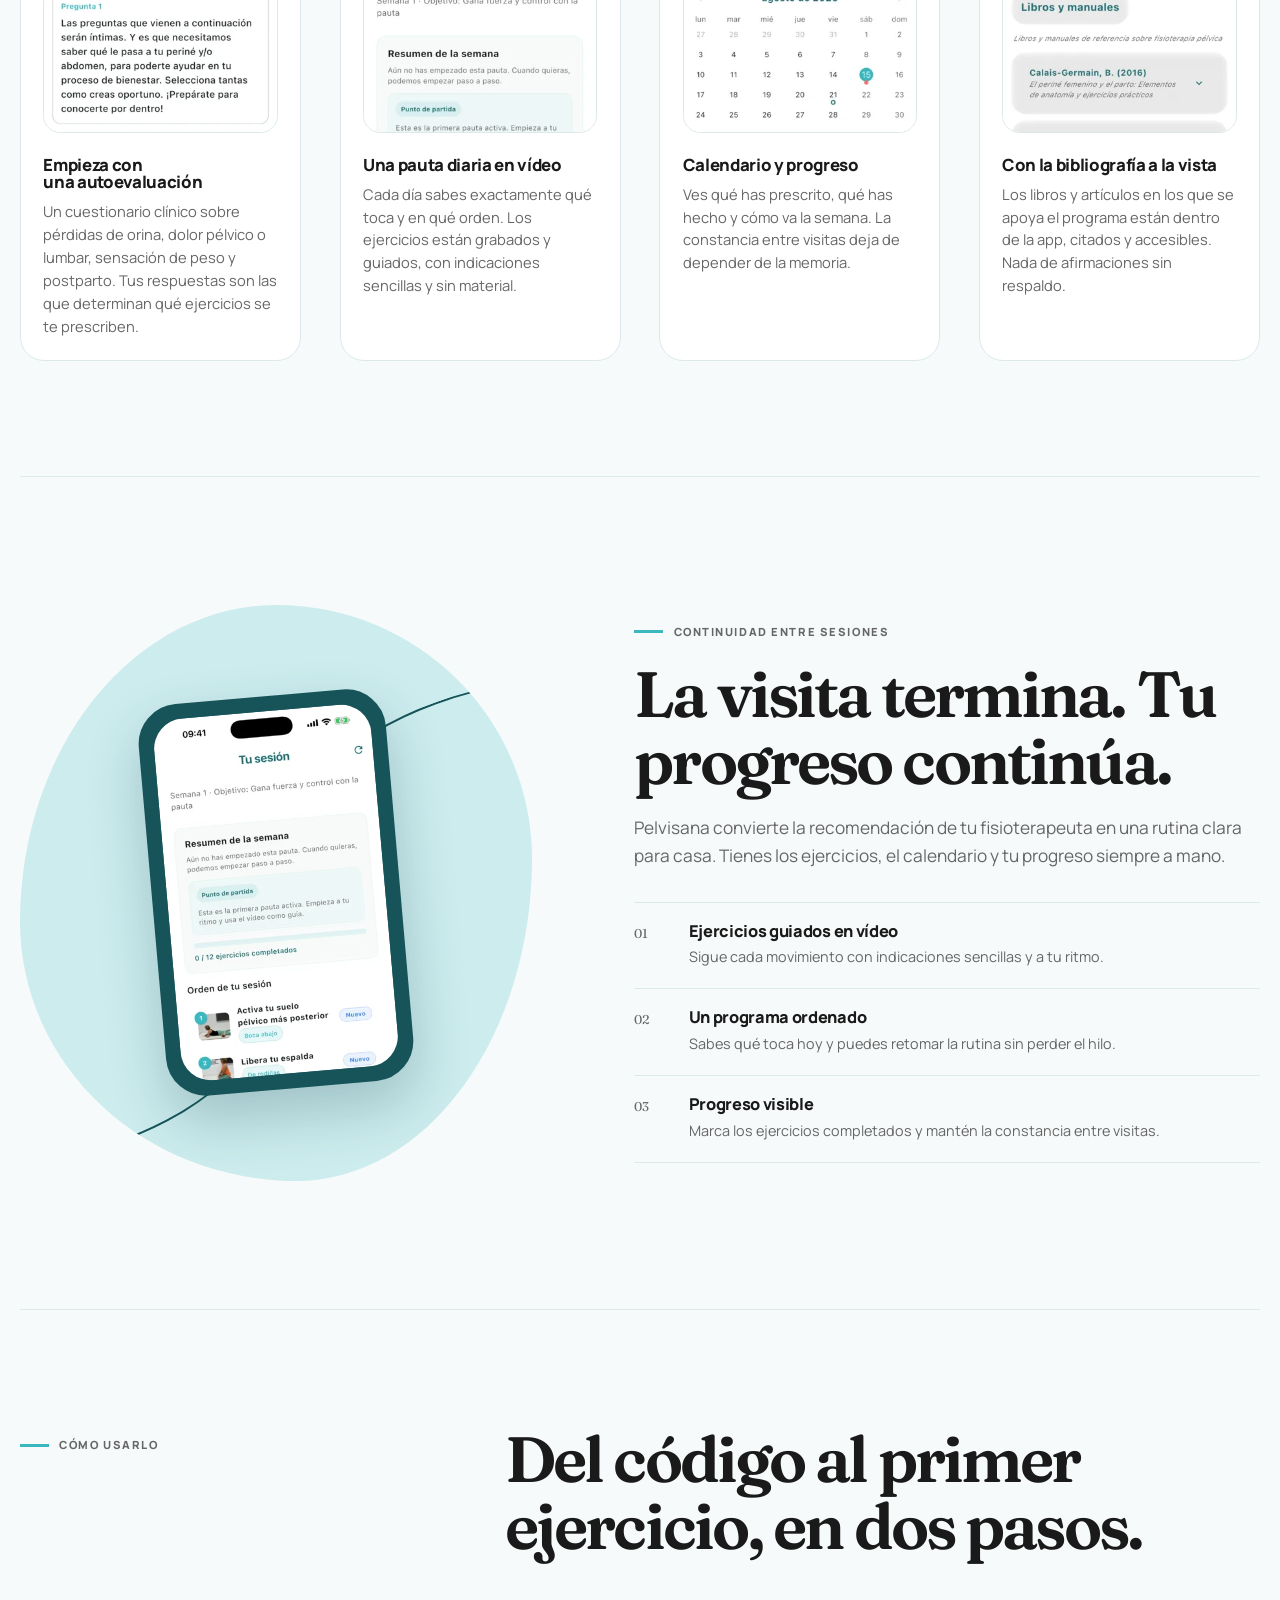
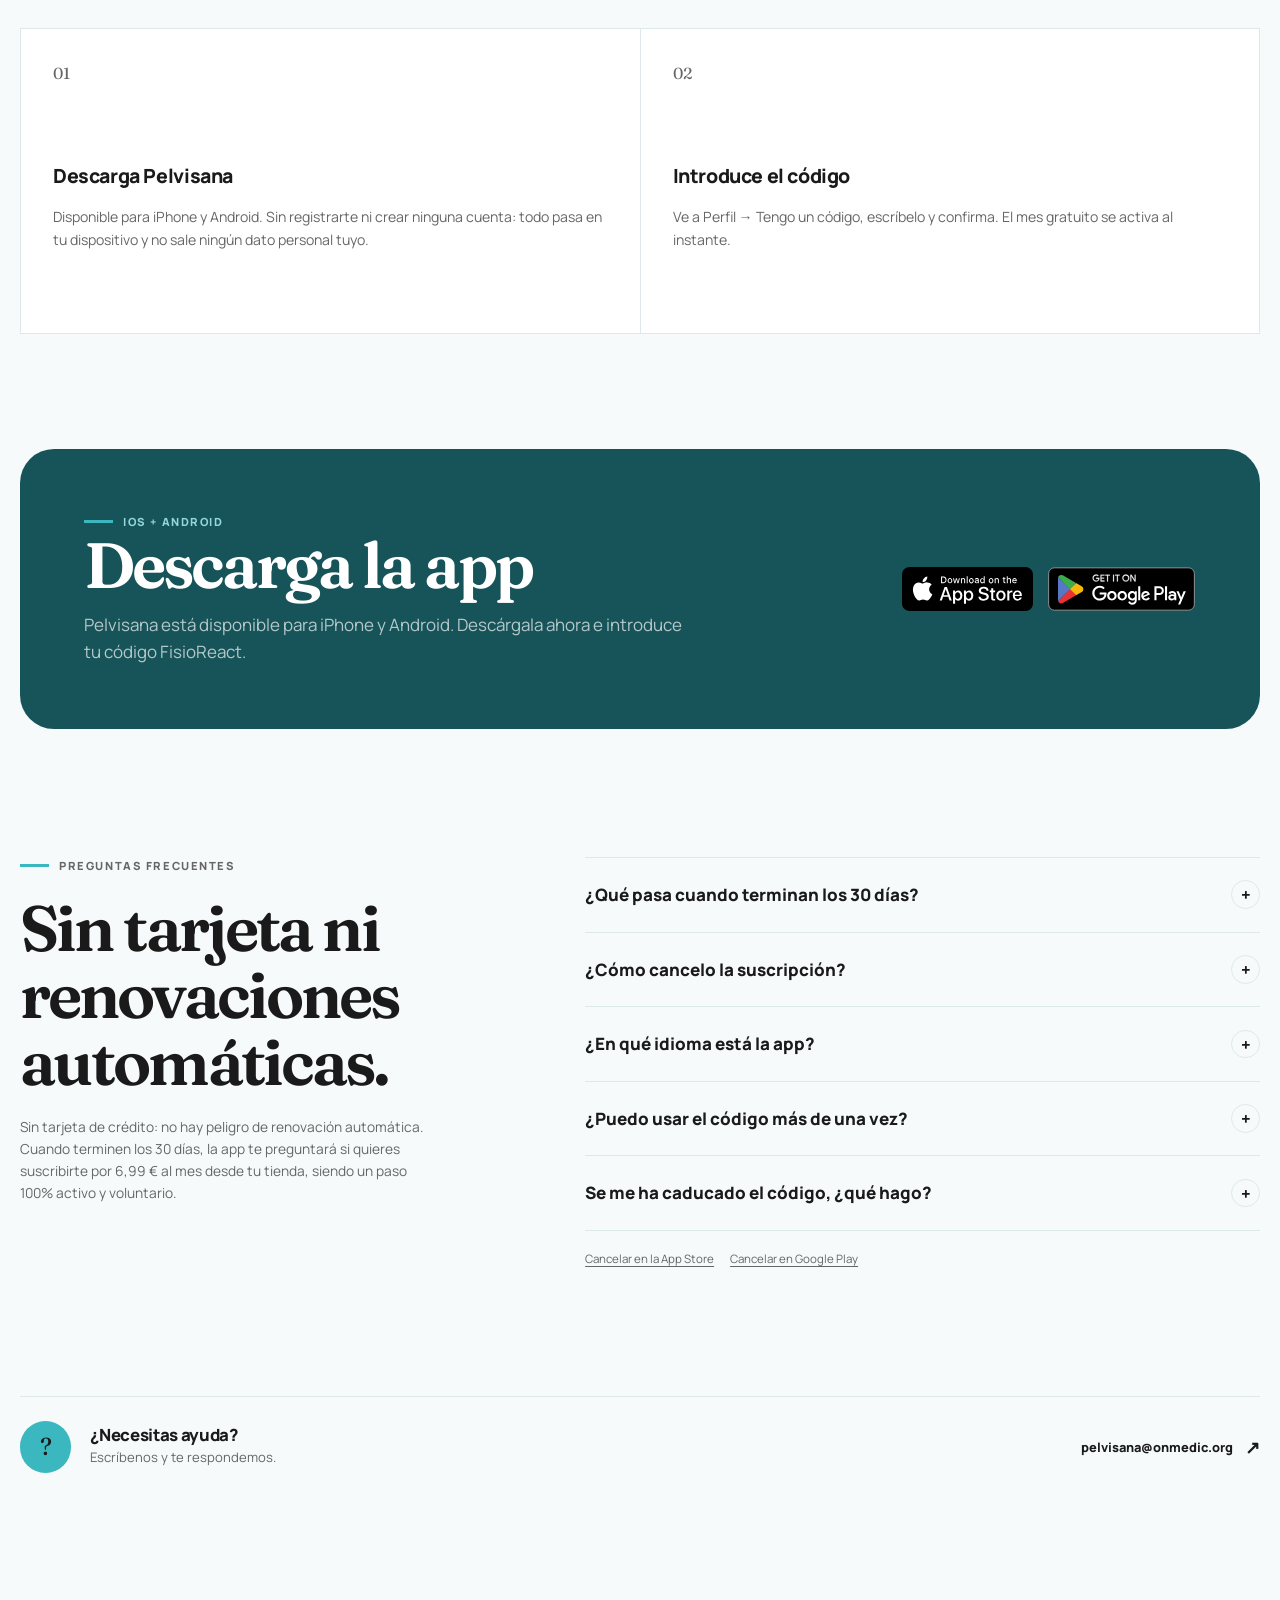
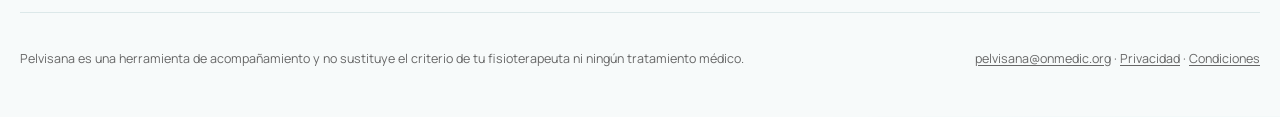
<file: es/index.html>
<!DOCTYPE html><html data-critters-container lang=es><head><meta charset=utf-8><meta content="width=device-width,initial-scale=1" name=viewport><title>Pelvisana para pacientes de FisioReact</title><meta content="noindex, nofollow" name=robots><link href=https://fisioreact.pelvisana.com/ rel=canonical><meta content="0; url=/" http-equiv=refresh></head><body><p>Esta página se ha movido a <a href=/ >fisioreact.pelvisana.com</a>.</p><script>location.replace("/"+location.search+location.hash)</script></body></html>
</file>
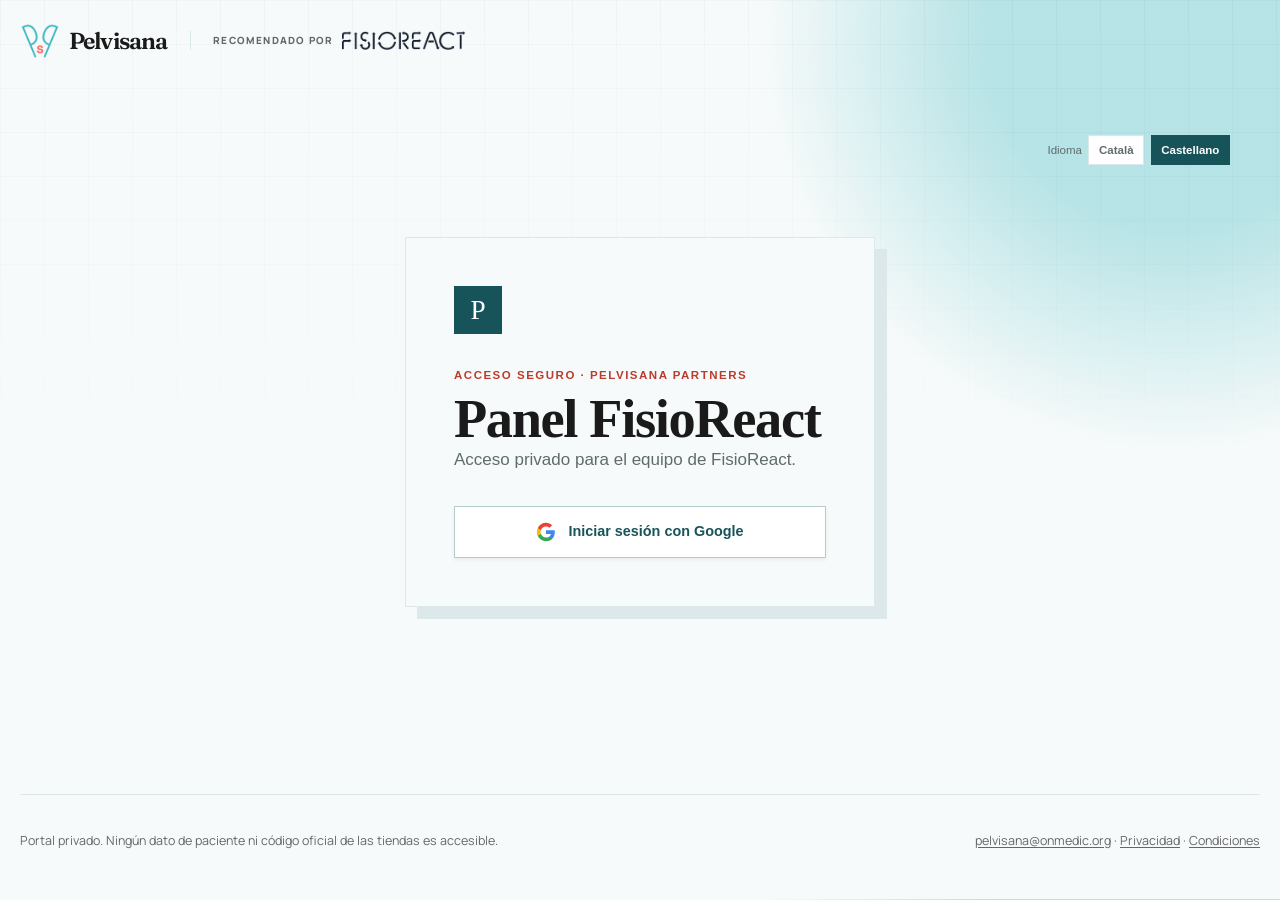
<file: pro/index.html>
<!DOCTYPE html><html data-critters-container lang=es><head><meta charset=utf-8><meta content="width=device-width,initial-scale=1" name=viewport><title>Panel FisioReact</title><meta content="Portal privado de seguimiento de la campaña." name=description><meta content="noindex, nofollow" name=robots><meta content=light name=color-scheme><meta content=#17545a name=theme-color><link href=/favicon.svg rel=icon type=image/svg+xml><link href=/favicon.png rel=icon type=image/png><link href=/apple-touch-icon.png rel=apple-touch-icon><style>:root{--brand:#17545a;--brand-hover:#123f45;--signal:#3ab7bf;--background:#f7fafa;--surface:#ffffff;--border:#dce8e9;--text:#1a1a1a;--muted:#666666;--accent:#ff6b6b;--accent-contrast:#ffffff;--danger:#dc2626;--radius:24px}</style><style>@font-face{font-family:Fraunces Variable;font-style:normal;font-display:swap;font-weight:100 900;src:url(/_astro/fraunces-vietnamese-wght-normal.CnvboYUG.woff2) format("woff2-variations");unicode-range:U+0102-0103,U+0110-0111,U+0128-0129,U+0168-0169,U+01A0-01A1,U+01AF-01B0,U+0300-0301,U+0303-0304,U+0308-0309,U+0323,U+0329,U+1EA0-1EF9,U+20AB}@font-face{font-family:Fraunces Variable;font-style:normal;font-display:swap;font-weight:100 900;src:url(/_astro/fraunces-latin-ext-wght-normal.Ca2vKHc0.woff2) format("woff2-variations");unicode-range:U+0100-02BA,U+02BD-02C5,U+02C7-02CC,U+02CE-02D7,U+02DD-02FF,U+0304,U+0308,U+0329,U+1D00-1DBF,U+1E00-1E9F,U+1EF2-1EFF,U+2020,U+20A0-20AB,U+20AD-20C0,U+2113,U+2C60-2C7F,U+A720-A7FF}@font-face{font-family:Fraunces Variable;font-style:normal;font-display:swap;font-weight:100 900;src:url(/_astro/fraunces-latin-wght-normal.ukD16Tqj.woff2) format("woff2-variations");unicode-range:U+0000-00FF,U+0131,U+0152-0153,U+02BB-02BC,U+02C6,U+02DA,U+02DC,U+0304,U+0308,U+0329,U+2000-206F,U+20AC,U+2122,U+2191,U+2193,U+2212,U+2215,U+FEFF,U+FFFD}@font-face{font-family:Manrope Variable;font-style:normal;font-display:swap;font-weight:200 800;src:url([data-uri]) format("woff2-variations");unicode-range:U+0460-052F,U+1C80-1C8A,U+20B4,U+2DE0-2DFF,U+A640-A69F,U+FE2E-FE2F}@font-face{font-family:Manrope Variable;font-style:normal;font-display:swap;font-weight:200 800;src:url(/_astro/manrope-cyrillic-wght-normal.Dvxsihut.woff2) format("woff2-variations");unicode-range:U+0301,U+0400-045F,U+0490-0491,U+04B0-04B1,U+2116}@font-face{font-family:Manrope Variable;font-style:normal;font-display:swap;font-weight:200 800;src:url(/_astro/manrope-greek-wght-normal.DL7QRZyv.woff2) format("woff2-variations");unicode-range:U+0370-0377,U+037A-037F,U+0384-038A,U+038C,U+038E-03A1,U+03A3-03FF}@font-face{font-family:Manrope Variable;font-style:normal;font-display:swap;font-weight:200 800;src:url(/_astro/manrope-vietnamese-wght-normal.usUDDRr7.woff2) format("woff2-variations");unicode-range:U+0102-0103,U+0110-0111,U+0128-0129,U+0168-0169,U+01A0-01A1,U+01AF-01B0,U+0300-0301,U+0303-0304,U+0308-0309,U+0323,U+0329,U+1EA0-1EF9,U+20AB}@font-face{font-family:Manrope Variable;font-style:normal;font-display:swap;font-weight:200 800;src:url(/_astro/manrope-latin-ext-wght-normal.Ch3YOpNY.woff2) format("woff2-variations");unicode-range:U+0100-02BA,U+02BD-02C5,U+02C7-02CC,U+02CE-02D7,U+02DD-02FF,U+0304,U+0308,U+0329,U+1D00-1DBF,U+1E00-1E9F,U+1EF2-1EFF,U+2020,U+20A0-20AB,U+20AD-20C0,U+2113,U+2C60-2C7F,U+A720-A7FF}@font-face{font-family:Manrope Variable;font-style:normal;font-display:swap;font-weight:200 800;src:url(/_astro/manrope-latin-wght-normal.DHIcAJRg.woff2) format("woff2-variations");unicode-range:U+0000-00FF,U+0131,U+0152-0153,U+02BB-02BC,U+02C6,U+02DA,U+02DC,U+0304,U+0308,U+0329,U+2000-206F,U+20AC,U+2122,U+2191,U+2193,U+2212,U+2215,U+FEFF,U+FFFD}:root{--brand:#17545a;--brand-hover:#123f45;--signal:#3ab7bf;--background:#f7fafa;--surface:#ffffff;--border:#dce8e9;--text:#1a1a1a;--muted:#666666;--accent:#ff6b6b;--accent-contrast:#ffffff;--danger:#dc2626;--radius:24px;--font-sans:"Manrope Variable","Avenir Next","Helvetica Neue",sans-serif;--font-display:"Fraunces Variable",Georgia,serif;--shadow:0 24px 70px rgb(18 63 69 / 10%)}*,:after,:before{box-sizing:border-box}html{scroll-behavior:smooth;-webkit-text-size-adjust:100%}body{min-width:320px;margin:0;background:radial-gradient(circle at 92% 4%,color-mix(in srgb,var(--signal) 34%,transparent) 0 12rem,transparent 26rem),var(--background);color:var(--text);font-family:var(--font-sans);font-size:17px;line-height:1.6;-webkit-font-smoothing:antialiased}body:before{position:fixed;inset:0;z-index:-1;background-image:linear-gradient(rgb(18 63 69 / 3%) 1px,transparent 1px),linear-gradient(90deg,rgb(18 63 69 / 3%) 1px,transparent 1px);background-size:44px 44px;content:"";mask-image:linear-gradient(to bottom,black,transparent 55%);pointer-events:none}a{color:inherit}button,input,select{font:inherit}a,button{-webkit-tap-highlight-color:transparent}.topbar,footer,main{width:min(100% - 2.5rem,78rem);margin-inline:auto}.topbar{display:flex;align-items:center;justify-content:space-between;gap:1.5rem;padding-block:1.4rem}.brand-lockup{display:flex;align-items:center;gap:clamp(.8rem,2vw,1.4rem);min-width:0}.brand-lockup__self{display:flex;align-items:center;gap:.55rem;text-decoration:none}.brand-lockup__mark{display:block;width:clamp(30px,4.5vw,40px);height:auto}.brand-lockup .pelvisana-wordmark{font-family:var(--font-display);font-size:clamp(1.15rem,2.4vw,1.45rem);font-variation-settings:"SOFT" 50,"WONK" 1;font-weight:620;letter-spacing:-.035em;white-space:nowrap}.brand-lockup__endorsement{display:flex;align-items:center;gap:.55rem;padding-left:clamp(.8rem,2vw,1.4rem);border-left:1px solid var(--border);min-width:0}.brand-lockup__by{color:var(--muted);font-size:.62rem;font-weight:800;letter-spacing:.12em;text-transform:uppercase;white-space:nowrap}.brand-lockup__partner{display:block;width:auto;height:clamp(15px,2.1vw,19px)}main{padding-block:clamp(1rem,3vw,2.5rem) clamp(4rem,9vw,8rem)}h1,h2{margin-top:0;color:var(--text);line-height:1.05;text-wrap:balance}h1,h2{font-family:var(--font-display);font-variation-settings:"SOFT" 50,"WONK" 1;font-weight:620;letter-spacing:-.045em}p{margin-top:0}footer{display:grid;grid-template-columns:1.5fr 1fr;gap:2rem;padding-block:2.25rem 3rem;border-top:1px solid var(--border);color:var(--muted);font-size:.78rem}footer p{margin:0}footer .footer-links{text-align:right}footer a{text-underline-offset:.2em}@media(max-width:700px){.topbar,footer,main{width:min(100% - 1.5rem,78rem)}.topbar{padding-block:1rem}.brand-lockup{gap:.7rem}.brand-lockup__by{display:none}footer{grid-template-columns:1fr;gap:1rem}footer .footer-links{text-align:left}}@media(prefers-reduced-motion:reduce){*,:after,:before{scroll-behavior:auto!important;animation:none!important;transition:none!important}}.partner-portal[data-astro-cid-tff5wayq]{--portal-ink:#17545a;--portal-muted:#5f6b6d;--portal-line:#dce8e9;--portal-paper:#f7fafa;--portal-card:#fff;--portal-accent:#bd3b2c;color:var(--portal-ink);font-family:Avenir Next,Gill Sans,ui-sans-serif,sans-serif;max-width:1180px;margin:0 auto}.portal-lang[data-astro-cid-tff5wayq]{display:flex;align-items:center;justify-content:flex-end;gap:.4rem;padding:.9rem 0 0;color:var(--portal-muted);font-size:.72rem}.portal-lang[data-astro-cid-tff5wayq] button[data-astro-cid-tff5wayq]{border:1px solid var(--portal-line);background:#fff;color:var(--portal-muted);padding:.32rem .6rem;font:inherit;font-size:.72rem;font-weight:700;cursor:pointer}.portal-lang[data-astro-cid-tff5wayq] button[data-astro-cid-tff5wayq]:hover{border-color:var(--portal-accent);color:var(--portal-accent)}.portal-login[data-astro-cid-tff5wayq]{max-width:470px;margin:clamp(2rem,8vh,7rem) auto;padding:clamp(1.6rem,5vw,3rem);background:var(--portal-paper);border:1px solid var(--portal-line);box-shadow:12px 12px #dce8e9}.portal-login__mark[data-astro-cid-tff5wayq]{display:grid;place-items:center;width:3rem;height:3rem;margin-bottom:2rem;background:var(--portal-ink);color:#fff;font-family:Georgia,serif;font-size:1.7rem}.portal-eyebrow[data-astro-cid-tff5wayq]{margin:0 0 .45rem;color:var(--portal-accent);font-size:.72rem;font-weight:800;letter-spacing:.13em;text-transform:uppercase}.partner-portal[data-astro-cid-tff5wayq] h1[data-astro-cid-tff5wayq],.partner-portal[data-astro-cid-tff5wayq] h2[data-astro-cid-tff5wayq]{font-family:Georgia,Times New Roman,serif;letter-spacing:-.025em}.partner-portal[data-astro-cid-tff5wayq] h1[data-astro-cid-tff5wayq]{margin:0;font-size:clamp(2rem,5vw,3.4rem);line-height:1}.partner-portal[data-astro-cid-tff5wayq] h2[data-astro-cid-tff5wayq]{margin:0;font-size:clamp(1.55rem,3vw,2.35rem)}.portal-login[data-astro-cid-tff5wayq]>p[data-astro-cid-tff5wayq]:not(.portal-eyebrow){color:var(--portal-muted)}.partner-portal[data-astro-cid-tff5wayq] label[data-astro-cid-tff5wayq]{display:grid;gap:.38rem;color:var(--portal-muted);font-size:.78rem;font-weight:700;letter-spacing:.03em}.partner-portal[data-astro-cid-tff5wayq] input[data-astro-cid-tff5wayq],.partner-portal[data-astro-cid-tff5wayq] select[data-astro-cid-tff5wayq]{min-height:2.8rem;padding:.7rem .8rem;border:1px solid #b6cbcc;background:#fff;color:var(--portal-ink);font:inherit;border-radius:0}.portal-button[data-astro-cid-tff5wayq],.portal-identity[data-astro-cid-tff5wayq] button[data-astro-cid-tff5wayq]{border:1px solid var(--portal-ink);background:#fff;color:var(--portal-ink);padding:.72rem 1rem;font:inherit;font-size:.8rem;font-weight:800;cursor:pointer}.portal-button[data-astro-cid-tff5wayq]:hover{border-color:var(--portal-accent);color:var(--portal-accent)}.portal-message[data-astro-cid-tff5wayq]{padding:.75rem;background:#edf6ef;color:#255b32;font-size:.85rem}.portal-message[data-astro-cid-tff5wayq]:empty{display:none}.portal-message--error[data-astro-cid-tff5wayq]{background:#fff0f0;color:#9e1420}.portal-topbar[data-astro-cid-tff5wayq]{display:flex;align-items:end;justify-content:space-between;gap:1rem;padding:1.5rem 0 2rem;border-bottom:3px solid var(--portal-ink)}.portal-identity[data-astro-cid-tff5wayq]{display:flex;align-items:center;gap:.8rem;color:var(--portal-muted);font-size:.8rem}.portal-campaign[data-astro-cid-tff5wayq]{max-width:420px;margin:2rem 0}.portal-section[data-astro-cid-tff5wayq]{margin-top:1.5rem;padding:clamp(1rem,3vw,2rem);border:1px solid var(--portal-line);background:var(--portal-card)}.portal-section__heading[data-astro-cid-tff5wayq]{display:flex;align-items:end;justify-content:space-between;gap:1rem;margin-bottom:1.5rem}.portal-metrics[data-astro-cid-tff5wayq]{display:grid;grid-template-columns:repeat(5,minmax(0,1fr));border-top:1px solid var(--portal-line);border-left:1px solid var(--portal-line)}.portal-metrics[data-astro-cid-tff5wayq] article[data-astro-cid-tff5wayq]{min-height:8rem;padding:1rem;border-right:1px solid var(--portal-line);border-bottom:1px solid var(--portal-line);background:var(--portal-paper)}.portal-metrics[data-astro-cid-tff5wayq] strong[data-astro-cid-tff5wayq]{display:block;font-family:Georgia,serif;font-size:clamp(1.8rem,4vw,2.8rem);font-weight:400}.portal-metrics[data-astro-cid-tff5wayq] span[data-astro-cid-tff5wayq]{display:block;margin-top:.65rem;color:var(--portal-muted);font-size:.75rem}.portal-metrics[data-astro-cid-tff5wayq] .metric-accent[data-astro-cid-tff5wayq]{background:var(--portal-ink);color:#fff}.portal-metrics[data-astro-cid-tff5wayq] .metric-accent[data-astro-cid-tff5wayq] span[data-astro-cid-tff5wayq]{color:#dce8e9}.portal-trend[data-astro-cid-tff5wayq]{margin-top:1.5rem;padding:1rem;background:#f4f9f9}.portal-legend[data-astro-cid-tff5wayq]{display:flex;gap:1.5rem;margin-bottom:.7rem;color:var(--portal-muted);font-size:.72rem}.portal-legend[data-astro-cid-tff5wayq] span[data-astro-cid-tff5wayq]:before{content:"";display:inline-block;width:1.4rem;height:3px;margin-right:.4rem;vertical-align:middle;background:var(--portal-ink)}.portal-legend[data-astro-cid-tff5wayq] span[data-astro-cid-tff5wayq]+span[data-astro-cid-tff5wayq]:before{background:var(--portal-accent)}.portal-ledger[data-astro-cid-tff5wayq]{display:grid;grid-template-columns:repeat(2,1fr);gap:1px;margin-top:1rem;background:var(--portal-line)}.portal-ledger[data-astro-cid-tff5wayq] div[data-astro-cid-tff5wayq]{padding:1rem;background:#fff}.portal-ledger[data-astro-cid-tff5wayq] span[data-astro-cid-tff5wayq]{display:block;color:var(--portal-muted);font-size:.75rem}.portal-ledger[data-astro-cid-tff5wayq] strong[data-astro-cid-tff5wayq]{display:block;margin-top:.35rem;font-size:1.1rem}.portal-intro[data-astro-cid-tff5wayq],.portal-shared-note[data-astro-cid-tff5wayq],.portal-updated[data-astro-cid-tff5wayq]{color:var(--portal-muted);font-size:.78rem}.portal-filters[data-astro-cid-tff5wayq]{display:grid;grid-template-columns:1.4fr 1fr 1fr auto;align-items:end;gap:.8rem;margin:1.25rem 0}.portal-table-wrap[data-astro-cid-tff5wayq]{overflow:auto;border:1px solid var(--portal-line)}.partner-portal[data-astro-cid-tff5wayq] table[data-astro-cid-tff5wayq]{width:100%;border-collapse:collapse;min-width:720px;font-size:.8rem}.partner-portal[data-astro-cid-tff5wayq] td[data-astro-cid-tff5wayq],.partner-portal[data-astro-cid-tff5wayq] th[data-astro-cid-tff5wayq]{padding:.85rem;text-align:left;border-bottom:1px solid var(--portal-line)}.partner-portal[data-astro-cid-tff5wayq] th[data-astro-cid-tff5wayq]{background:var(--portal-paper);color:var(--portal-muted);font-size:.68rem;letter-spacing:.08em;text-transform:uppercase}.portal-button--more[data-astro-cid-tff5wayq]{display:block;margin:1rem auto 0}.portal-shared-note[data-astro-cid-tff5wayq]{margin:1.5rem 0;text-align:center}.portal-empty[data-astro-cid-tff5wayq]{padding:2rem!important;text-align:center!important;color:var(--portal-muted)}.portal-loading[data-astro-cid-tff5wayq]{display:inline-flex;align-items:center;gap:.45rem;padding:.3rem .6rem;background:var(--portal-paper);border:1px solid var(--portal-line);color:var(--portal-muted);font-size:.72rem;font-weight:700;white-space:nowrap}.portal-loading[data-astro-cid-tff5wayq]:before{content:"";width:.7rem;height:.7rem;border:2px solid var(--portal-line);border-top-color:var(--portal-accent);border-radius:50%;animation:portal-spin .7s linear infinite}@keyframes portal-spin{to{transform:rotate(360deg)}}.portal-skeleton[data-astro-cid-tff5wayq]{color:transparent!important;background:linear-gradient(90deg,#dde8e9 25%,#edf4f4,#dde8e9 75%);background-size:200% 100%;animation:portal-shimmer 1.3s ease-in-out infinite;border-radius:3px}@keyframes portal-shimmer{0%{background-position:200% 0}to{background-position:-200% 0}}@media(prefers-reduced-motion:reduce){.portal-loading[data-astro-cid-tff5wayq]:before,.portal-skeleton[data-astro-cid-tff5wayq]{animation:none}}.portal-updated[data-astro-cid-tff5wayq] .portal-skeleton[data-astro-cid-tff5wayq]{display:inline-block;min-width:10ch;height:.75em;vertical-align:middle}.portal-ledger[data-astro-cid-tff5wayq] .portal-skeleton[data-astro-cid-tff5wayq]{max-width:7ch;height:1em}.portal-metrics[data-astro-cid-tff5wayq] .portal-skeleton[data-astro-cid-tff5wayq]{max-width:4ch}@media(max-width:900px){.portal-metrics[data-astro-cid-tff5wayq]{grid-template-columns:repeat(3,1fr)}.portal-filters[data-astro-cid-tff5wayq]{grid-template-columns:1fr 1fr}.portal-filters[data-astro-cid-tff5wayq] .portal-button[data-astro-cid-tff5wayq]{grid-column:1/-1}.portal-ledger[data-astro-cid-tff5wayq]{grid-template-columns:1fr}}@media(max-width:600px){.portal-identity[data-astro-cid-tff5wayq],.portal-section__heading[data-astro-cid-tff5wayq],.portal-topbar[data-astro-cid-tff5wayq]{align-items:flex-start;flex-direction:column}.portal-metrics[data-astro-cid-tff5wayq]{grid-template-columns:repeat(2,1fr)}.portal-filters[data-astro-cid-tff5wayq]{grid-template-columns:1fr}.portal-login[data-astro-cid-tff5wayq]{box-shadow:6px 6px #dce8e9}.portal-section[data-astro-cid-tff5wayq]{padding:.85rem}}.portal-login__actions[data-astro-cid-tff5wayq]{display:grid;gap:1rem;margin-top:2rem}.portal-button--google[data-astro-cid-tff5wayq]{display:flex;align-items:center;justify-content:center;gap:.75rem;padding:.85rem 1.4rem;font-size:.9rem;background:#fff;border:1.5px solid #b6cbcc;box-shadow:0 2px 4px #0000000f;transition:all .2s ease;width:100%;cursor:pointer}.portal-button--google[data-astro-cid-tff5wayq]:hover{border-color:var(--portal-ink);box-shadow:0 4px 10px #0000001f;transform:translateY(-1px)}.portal-google-icon[data-astro-cid-tff5wayq]{flex:0 0 20px;height:20px;width:20px}</style><link href=/_astro/index.DK-V8ZfT.css rel=stylesheet media=print onload="this.media=&#34;all&#34;"><noscript><link href=/_astro/index.DK-V8ZfT.css rel=stylesheet></noscript><link href=/_astro/index.BCRDmNR3.css rel=stylesheet media=print onload="this.media=&#34;all&#34;"><noscript><link href=/_astro/index.BCRDmNR3.css rel=stylesheet></noscript></head><body><header class=topbar><div class=brand-lockup aria-label="Pelvisana · Recomendado por FisioReact"><a href=/ class=brand-lockup__self><img alt class=brand-lockup__mark height=355 loading=eager src=/img/logo-400w.webp width=400 sizes=40px srcset="/img/logo-400w.webp 400w, /img/logo-800w.webp 800w"> <span class=pelvisana-wordmark>Pelvisana</span> </a><span class=brand-lockup__endorsement><span class=brand-lockup__by>Recomendado por</span> <img alt=FisioReact class=brand-lockup__partner height=45 loading=eager src=/img/fisioreact-logo.png width=292></span></div></header><main class=wide><section class=partner-portal data-astro-cid-tff5wayq data-admin=false data-config="{&#34;mode&#34;:&#34;partner&#34;,&#34;firebase&#34;:{&#34;apiKey&#34;:&#34;AIzaSyB68cJMJEzQIQTWqYgs_p_K3b9wfJQLRkU&#34;,&#34;authDomain&#34;:&#34;pelvisana-f9e68.firebaseapp.com&#34;,&#34;projectId&#34;:&#34;pelvisana-f9e68&#34;,&#34;appId&#34;:&#34;1:981540936317:web:ee0b2ff85831787d9baf14&#34;,&#34;functionsRegion&#34;:&#34;us-central1&#34;},&#34;campaignId&#34;:&#34;fisioreact-2026&#34;,&#34;partnerName&#34;:&#34;FisioReact&#34;,&#34;loginTitle&#34;:&#34;Panel FisioReact&#34;,&#34;loginSubtitle&#34;:&#34;Acceso privado para el equipo de FisioReact.&#34;}" data-partner-portal><div data-astro-cid-tff5wayq class=portal-lang data-lang-switch role=group><span data-astro-cid-tff5wayq data-i18n=langSwitchLabel>Idioma</span> <button data-astro-cid-tff5wayq type=button data-lang=ca>Català</button> <button data-astro-cid-tff5wayq type=button data-lang=es>Castellano</button></div><section class=portal-login data-astro-cid-tff5wayq aria-labelledby=portal-login-title data-login><div data-astro-cid-tff5wayq class=portal-login__mark aria-hidden=true>P</div><p class=portal-eyebrow data-astro-cid-tff5wayq data-i18n=loginEyebrow>Accés segur · Pelvisana Partners</p><h1 data-astro-cid-tff5wayq id=portal-login-title>Panel FisioReact</h1><p data-astro-cid-tff5wayq data-login-subtitle>Acceso privado para el equipo de FisioReact.</p><div data-astro-cid-tff5wayq class=portal-login__actions><button data-astro-cid-tff5wayq type=button class="portal-button portal-button--google" data-google-login><svg aria-hidden=true class=portal-google-icon data-astro-cid-tff5wayq="" height=20 viewBox="0 0 24 24" width=20><path d="M22.56 12.25c0-.78-.07-1.53-.2-2.25H12v4.26h5.92c-.26 1.37-1.04 2.53-2.21 3.31v2.77h3.57c2.08-1.92 3.28-4.74 3.28-8.09z" data-astro-cid-tff5wayq="" fill=#4285F4 /><path d="M12 23c2.97 0 5.46-.98 7.28-2.66l-3.57-2.77c-.98.66-2.23 1.06-3.71 1.06-2.86 0-5.29-1.93-6.16-4.53H2.18v2.84C3.99 20.53 7.7 23 12 23z" data-astro-cid-tff5wayq="" fill=#34A853 /><path d="M5.84 14.09c-.22-.66-.35-1.36-.35-2.09s.13-1.43.35-2.09V7.06H2.18C1.43 8.55 1 10.22 1 12s.43 3.45 1.18 4.94l2.85-2.22.81-.63z" data-astro-cid-tff5wayq="" fill=#FBBC05 /><path d="M12 5.38c1.62 0 3.06.56 4.21 1.64l3.15-3.15C17.45 2.09 14.97 1 12 1 7.7 1 3.99 3.47 2.18 7.06l3.66 2.84c.87-2.6 3.3-4.52 6.16-4.52z" data-astro-cid-tff5wayq="" fill=#EA4335 /></svg> <span data-astro-cid-tff5wayq data-i18n=loginGoogle>Inicia sessió amb Google</span></button><p class="portal-message portal-message--error" data-astro-cid-tff5wayq hidden role=alert data-login-error></p><p class=portal-message data-astro-cid-tff5wayq hidden role=status data-login-notice></p></div></section><div data-astro-cid-tff5wayq hidden data-app><header class=portal-topbar data-astro-cid-tff5wayq><div data-astro-cid-tff5wayq><p class=portal-eyebrow data-astro-cid-tff5wayq data-i18n=topbarEyebrow>Pelvisana Partners</p><h1 data-astro-cid-tff5wayq data-i18n=topbarPartner>Resultats de la col·laboració</h1></div><div data-astro-cid-tff5wayq class=portal-identity><span data-astro-cid-tff5wayq data-i18n=loadingData class=portal-loading data-loading-pill hidden role=status>Actualitzant dades…</span><span data-astro-cid-tff5wayq data-account-email></span><button data-astro-cid-tff5wayq type=button data-i18n=logout data-logout>Tancar sessió</button></div></header><p class="portal-message portal-message--error" data-astro-cid-tff5wayq hidden role=alert data-portal-error></p><div data-astro-cid-tff5wayq class=portal-campaign data-campaign-wrap hidden><label data-astro-cid-tff5wayq><span data-astro-cid-tff5wayq data-i18n=campaign>Campanya</span><select data-astro-cid-tff5wayq data-campaigns></select></label></div><section class=portal-section data-astro-cid-tff5wayq aria-labelledby=summary-title><div data-astro-cid-tff5wayq class=portal-section__heading><div data-astro-cid-tff5wayq><p class=portal-eyebrow data-astro-cid-tff5wayq data-i18n=summaryEyebrow>Visió executiva</p><h2 data-astro-cid-tff5wayq data-i18n=summaryTitle id=summary-title>Del codi al cobrament</h2></div><label data-astro-cid-tff5wayq><span data-astro-cid-tff5wayq data-i18n=period>Període</span><select data-astro-cid-tff5wayq data-range><option data-astro-cid-tff5wayq value=30 data-i18n=period30>30 dies</option><option data-astro-cid-tff5wayq value=90 data-i18n=period90>90 dies</option><option data-astro-cid-tff5wayq value=all data-i18n=periodAll>Tot</option></select></label></div><div data-astro-cid-tff5wayq class=portal-metrics><article data-astro-cid-tff5wayq><strong class=portal-skeleton data-astro-cid-tff5wayq data-issued>—</strong><span data-astro-cid-tff5wayq data-i18n=metricIssued>Generats</span></article><article data-astro-cid-tff5wayq><strong class=portal-skeleton data-astro-cid-tff5wayq data-claimed>—</strong><span data-astro-cid-tff5wayq data-i18n=metricClaimed>Introduïts</span></article><article data-astro-cid-tff5wayq class=metric-accent><strong class=portal-skeleton data-astro-cid-tff5wayq data-redeemed>—</strong><span data-astro-cid-tff5wayq data-i18n=metricRedeemed>Bescanviats</span></article><article data-astro-cid-tff5wayq><strong class=portal-skeleton data-astro-cid-tff5wayq data-charges>—</strong><span data-astro-cid-tff5wayq data-i18n=metricCharges>Cobraments verificats</span></article><article data-astro-cid-tff5wayq><strong class=portal-skeleton data-astro-cid-tff5wayq data-earned>—</strong><span data-astro-cid-tff5wayq data-i18n=metricEarned>Comissions meritades</span></article></div><div data-astro-cid-tff5wayq class=portal-trend><div data-astro-cid-tff5wayq class=portal-legend><span data-astro-cid-tff5wayq data-i18n=metricIssued>Generats</span><span data-astro-cid-tff5wayq data-i18n=metricClaimed>Introduïts</span></div><div data-astro-cid-tff5wayq data-trend-chart></div></div><div data-astro-cid-tff5wayq class=portal-ledger><div data-astro-cid-tff5wayq><span data-astro-cid-tff5wayq data-i18n=pendingInvoice>Pendent de facturar</span><strong class=portal-skeleton data-astro-cid-tff5wayq data-earned-amount>—</strong></div><div data-astro-cid-tff5wayq><span data-astro-cid-tff5wayq data-i18n=alreadyPaid>Ja pagat</span><strong class=portal-skeleton data-astro-cid-tff5wayq data-paid-amount>—</strong></div></div><p class=portal-updated data-astro-cid-tff5wayq><span data-astro-cid-tff5wayq data-i18n=codesUpdated>Codis actualitzats</span>: <span data-astro-cid-tff5wayq class=portal-skeleton data-operational-updated>—</span> · <span data-astro-cid-tff5wayq data-i18n=financialUpdated>Conciliació financera</span>: <span data-astro-cid-tff5wayq class=portal-skeleton data-financial-updated>—</span></p></section><section class=portal-section data-astro-cid-tff5wayq aria-labelledby=codes-title><div data-astro-cid-tff5wayq class=portal-section__heading><div data-astro-cid-tff5wayq><p class=portal-eyebrow data-astro-cid-tff5wayq data-i18n=tracesEyebrow>Traçabilitat</p><h2 data-astro-cid-tff5wayq data-i18n=tracesTitle id=codes-title>Detall dels codis Pelvisana</h2></div></div><p class=portal-intro data-astro-cid-tff5wayq data-i18n=tracesIntro>Només es mostra l’alias del codi.</p><form class=portal-filters data-astro-cid-tff5wayq data-filters><label data-astro-cid-tff5wayq><span data-astro-cid-tff5wayq data-i18n=filterCode>Codi</span><input autocomplete=off data-astro-cid-tff5wayq inputmode=text maxlength=12 name=code placeholder=FRxxxxxx></label> <label data-astro-cid-tff5wayq><span data-astro-cid-tff5wayq data-i18n=filterStatus>Estat</span><select data-astro-cid-tff5wayq name=status><option data-astro-cid-tff5wayq value data-i18n=filterAll>Tots</option><option data-astro-cid-tff5wayq value=issued data-i18n=statusIssued>Generat</option><option data-astro-cid-tff5wayq value=claimed data-i18n=statusClaimed>Introduït</option><option data-astro-cid-tff5wayq value=redeemed data-i18n=statusRedeemed>Bescanviat</option><option data-astro-cid-tff5wayq value=expired data-i18n=statusExpired>Caducat</option></select></label> <label data-astro-cid-tff5wayq><span data-astro-cid-tff5wayq data-i18n=filterPlatform>Plataforma</span><select data-astro-cid-tff5wayq name=platform><option data-astro-cid-tff5wayq value data-i18n=filterAllF>Totes</option><option data-astro-cid-tff5wayq value=ios>iOS</option><option data-astro-cid-tff5wayq value=android>Android</option></select></label> <button data-astro-cid-tff5wayq type=submit class=portal-button data-i18n=filterSubmit>Filtrar</button></form><div data-astro-cid-tff5wayq class=portal-table-wrap><table data-astro-cid-tff5wayq><thead data-astro-cid-tff5wayq><tr data-astro-cid-tff5wayq><th data-astro-cid-tff5wayq data-i18n=colCode>Codi</th><th data-astro-cid-tff5wayq data-i18n=colStatus>Estat</th><th data-astro-cid-tff5wayq data-i18n=colPlatform>Plataforma</th><th data-astro-cid-tff5wayq data-i18n=colIssued>Generat</th><th data-astro-cid-tff5wayq data-i18n=colRedeemed>Bescanviat</th><th data-astro-cid-tff5wayq data-i18n=colExpiresInvite>Caduca</th></tr></thead><tbody data-astro-cid-tff5wayq data-invite-body><tr data-astro-cid-tff5wayq><td class=portal-empty colspan=6 data-astro-cid-tff5wayq data-i18n=loading>Carregant…</td></tr></tbody></table></div><button data-astro-cid-tff5wayq type=button class="portal-button portal-button--more" data-i18n=loadMore data-next hidden>Carregar-ne més</button></section><p class=portal-shared-note data-astro-cid-tff5wayq data-i18n=sharedNote>Accés de només lectura a dades comercials.</p></div></section><script src=/_astro/PartnerPortalApp.astro_astro_type_script_index_0_lang.BlBHhUzJ.js type=module></script></main><footer><p>Portal privado. Ningún dato de paciente ni código oficial de las tiendas es accesible.</p><p class=footer-links><a href=mailto:pelvisana@onmedic.org>pelvisana@onmedic.org</a> · <a href=https://www.pelvisana.com/es/privacy/ >Privacidad</a> · <a href=https://www.pelvisana.com/es/terms/ >Condiciones</a></p></footer></body></html>
</file>
